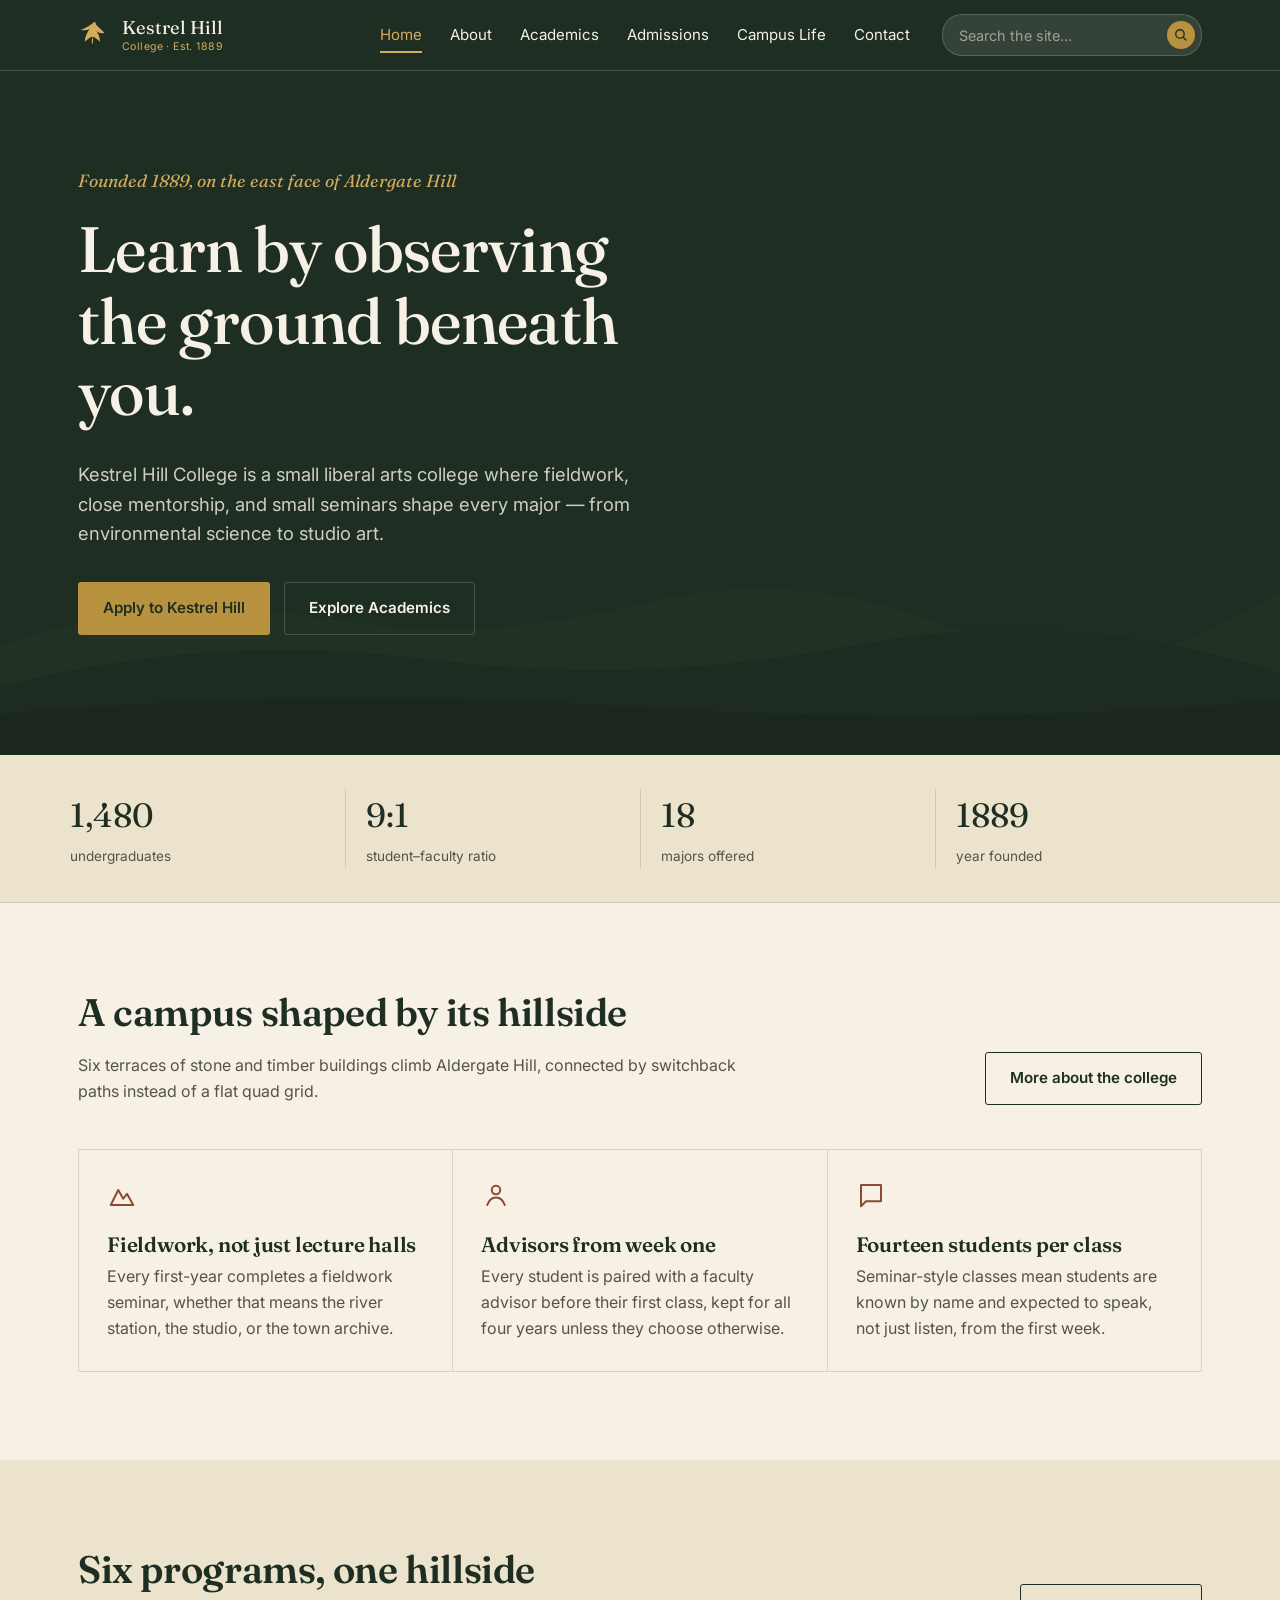
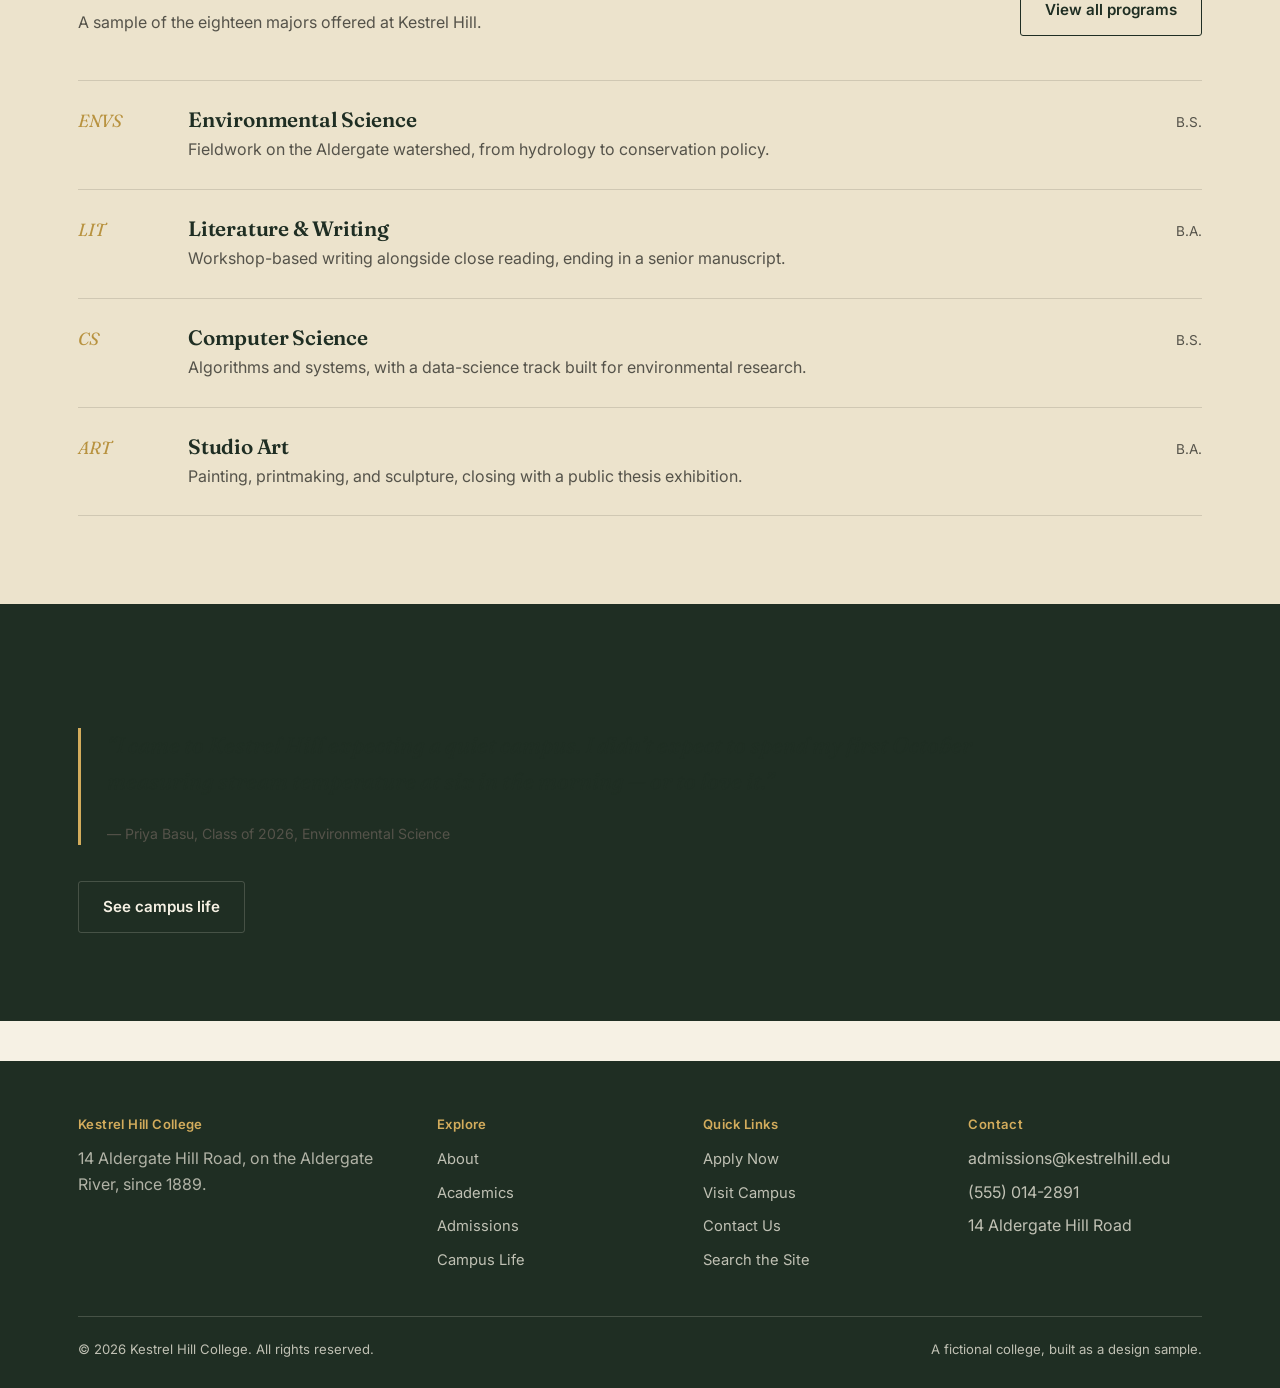
<file: index.html>
<!DOCTYPE html>
<html lang="en">
<head>
<meta charset="UTF-8">
<meta name="viewport" content="width=device-width, initial-scale=1.0">
<title>Kestrel Hill College</title>
<meta name="description" content="Kestrel Hill College is a small liberal arts college on a forested hillside above the Aldergate River, known for fieldwork-based learning and close mentorship.">
<link rel="preconnect" href="https://fonts.googleapis.com">
<link href="https://fonts.googleapis.com/css2?family=Fraunces:ital,wght@0,400;0,500;0,600;1,500&family=Inter:wght@400;500;600;700&display=swap" rel="stylesheet">
<link rel="stylesheet" href="css/styles.css">
</head>
<body>
<a class="skip-link" href="#main">Skip to content</a>

<header class="site-header">
  <div class="header-row">
    <a class="brand" href="index.html">
      <svg width="34" height="34" viewBox="0 0 40 40" fill="none" xmlns="http://www.w3.org/2000/svg" aria-hidden="true">
        <path d="M20 4C13 10 6 13 3 14c4 1 8 0.5 10.5-1C11 17 8 22 8 28c3-3 6.5-5.5 9-6-1 3-1 6.5 0 9 1-2.5 1-6 0-9 2.5 0.5 6 3 9 6 0-6-3-11-5.5-15C23 18 27 18.5 31 17.5 28 13 21 10 20 4Z" fill="#D3AC5C"/>
      </svg>
      <span class="brand-text">Kestrel Hill<span class="est">College &middot; Est. 1889</span></span>
    </a>

    <button class="nav-toggle" data-nav-toggle aria-expanded="false" aria-controls="main-nav">
      Menu
    </button>

    <nav class="main-nav" id="main-nav" data-main-nav aria-label="Primary">
      <a href="index.html" aria-current="page">Home</a>
      <a href="about.html">About</a>
      <a href="academics.html">Academics</a>
      <a href="admissions.html">Admissions</a>
      <a href="campus-life.html">Campus Life</a>
      <a href="contact.html">Contact</a>
    </nav>

    <div class="site-search">
      <form data-search-form role="search" action="search-results.html">
        <label class="visually-hidden" for="hdr-search">Search the site</label>
        <input id="hdr-search" type="search" name="q" placeholder="Search the site&hellip;" autocomplete="off">
        <button type="submit" aria-label="Search">
          <svg width="14" height="14" viewBox="0 0 20 20" fill="none" xmlns="http://www.w3.org/2000/svg"><circle cx="8.5" cy="8.5" r="6" stroke="#1F2E23" stroke-width="2"/><path d="M17 17L13.5 13.5" stroke="#1F2E23" stroke-width="2" stroke-linecap="round"/></svg>
        </button>
      </form>
      <div class="search-results-panel" data-search-panel role="listbox" aria-label="Search suggestions"></div>
    </div>
  </div>
</header>

<main id="main">

  <section class="hero">
    <svg class="contour-art" viewBox="0 0 1200 500" preserveAspectRatio="none" aria-hidden="true">
      <path d="M0 420 Q150 380 300 400 T600 390 T900 410 T1200 380 V500 H0 Z" fill="#243425"/>
      <path d="M0 450 Q200 410 400 430 T800 420 T1200 440 V500 H0 Z" fill="#1c2a1f"/>
      <path d="M0 470 Q300 450 600 465 T1200 460 V500 H0 Z" fill="#16211a"/>
    </svg>
    <div class="hero-inner">
      <p class="hero-eyebrow">Founded 1889, on the east face of Aldergate Hill</p>
      <h1>Learn by observing the ground beneath you.</h1>
      <p class="hero-lede">Kestrel Hill College is a small liberal arts college where fieldwork, close mentorship, and small seminars shape every major &mdash; from environmental science to studio art.</p>
      <div class="hero-actions">
        <a class="btn btn-gold" href="admissions.html">Apply to Kestrel Hill</a>
        <a class="btn btn-outline" href="academics.html">Explore Academics</a>
      </div>
    </div>
  </section>

  <div class="stat-strip">
    <div class="container stat-grid">
      <div><span class="stat-num">1,480</span><span class="stat-label">undergraduates</span></div>
      <div><span class="stat-num">9:1</span><span class="stat-label">student&ndash;faculty ratio</span></div>
      <div><span class="stat-num">18</span><span class="stat-label">majors offered</span></div>
      <div><span class="stat-num">1889</span><span class="stat-label">year founded</span></div>
    </div>
  </div>

  <section class="section">
    <div class="container">
      <div class="section-head">
        <div>
          <h2>A campus shaped by its hillside</h2>
          <p>Six terraces of stone and timber buildings climb Aldergate Hill, connected by switchback paths instead of a flat quad grid.</p>
        </div>
        <a class="btn btn-dark-outline" href="about.html">More about the college</a>
      </div>

      <div class="card-grid">
        <div class="card">
          <div class="card-icon" aria-hidden="true">
            <svg width="30" height="30" viewBox="0 0 24 24" fill="none"><path d="M3 20L9 8l4 7 3-4 5 9H3Z" stroke="#8C4A2F" stroke-width="1.6" stroke-linejoin="round"/></svg>
          </div>
          <h3>Fieldwork, not just lecture halls</h3>
          <p>Every first-year completes a fieldwork seminar, whether that means the river station, the studio, or the town archive.</p>
        </div>
        <div class="card">
          <div class="card-icon" aria-hidden="true">
            <svg width="30" height="30" viewBox="0 0 24 24" fill="none"><circle cx="12" cy="8" r="3.4" stroke="#8C4A2F" stroke-width="1.6"/><path d="M5 20c1.5-4 4-6 7-6s5.5 2 7 6" stroke="#8C4A2F" stroke-width="1.6" stroke-linecap="round"/></svg>
          </div>
          <h3>Advisors from week one</h3>
          <p>Every student is paired with a faculty advisor before their first class, kept for all four years unless they choose otherwise.</p>
        </div>
        <div class="card">
          <div class="card-icon" aria-hidden="true">
            <svg width="30" height="30" viewBox="0 0 24 24" fill="none"><path d="M4 4h16v13H8l-4 4V4Z" stroke="#8C4A2F" stroke-width="1.6" stroke-linejoin="round"/></svg>
          </div>
          <h3>Fourteen students per class</h3>
          <p>Seminar-style classes mean students are known by name and expected to speak, not just listen, from the first week.</p>
        </div>
      </div>
    </div>
  </section>

  <section class="section section-alt">
    <div class="container">
      <div class="section-head">
        <div>
          <h2>Six programs, one hillside</h2>
          <p>A sample of the eighteen majors offered at Kestrel Hill.</p>
        </div>
        <a class="btn btn-dark-outline" href="academics.html">View all programs</a>
      </div>
      <div class="program-list">
        <div class="program">
          <span class="program-code">ENVS</span>
          <div><h3>Environmental Science</h3><p>Fieldwork on the Aldergate watershed, from hydrology to conservation policy.</p></div>
          <span class="program-degree">B.S.</span>
        </div>
        <div class="program">
          <span class="program-code">LIT</span>
          <div><h3>Literature &amp; Writing</h3><p>Workshop-based writing alongside close reading, ending in a senior manuscript.</p></div>
          <span class="program-degree">B.A.</span>
        </div>
        <div class="program">
          <span class="program-code">CS</span>
          <div><h3>Computer Science</h3><p>Algorithms and systems, with a data-science track built for environmental research.</p></div>
          <span class="program-degree">B.S.</span>
        </div>
        <div class="program">
          <span class="program-code">ART</span>
          <div><h3>Studio Art</h3><p>Painting, printmaking, and sculpture, closing with a public thesis exhibition.</p></div>
          <span class="program-degree">B.A.</span>
        </div>
      </div>
    </div>
  </section>

  <section class="section section-dark">
    <div class="container">
      <div class="quote-block" style="border-color:#D3AC5C;">
        <p>&ldquo;I came to Kestrel Hill expecting a quiet campus. I didn&rsquo;t expect to spend my first October measuring stream temperature at six in the morning &mdash; or to love it.&rdquo;</p>
        <cite>&mdash; Priya Basu, Class of 2026, Environmental Science</cite>
      </div>
      <a class="btn btn-outline" href="campus-life.html">See campus life</a>
    </div>
  </section>

</main>

<footer class="site-footer">
  <div class="container">
    <div class="footer-grid">
      <div class="footer-brand">
        <h4>Kestrel Hill College</h4>
        <p>14 Aldergate Hill Road, on the Aldergate River, since 1889.</p>
      </div>
      <div>
        <h4>Explore</h4>
        <ul>
          <li><a href="about.html">About</a></li>
          <li><a href="academics.html">Academics</a></li>
          <li><a href="admissions.html">Admissions</a></li>
          <li><a href="campus-life.html">Campus Life</a></li>
        </ul>
      </div>
      <div>
        <h4>Quick Links</h4>
        <ul>
          <li><a href="admissions.html#apply">Apply Now</a></li>
          <li><a href="admissions.html#visit">Visit Campus</a></li>
          <li><a href="contact.html">Contact Us</a></li>
          <li><a href="search-results.html">Search the Site</a></li>
        </ul>
      </div>
      <div>
        <h4>Contact</h4>
        <ul>
          <li>admissions@kestrelhill.edu</li>
          <li>(555) 014-2891</li>
          <li>14 Aldergate Hill Road</li>
        </ul>
      </div>
    </div>
    <div class="footer-bottom">
      <span>&copy; <span data-year>2026</span> Kestrel Hill College. All rights reserved.</span>
      <span>A fictional college, built as a design sample.</span>
    </div>
  </div>
</footer>

<script src="js/search-data.js"></script>
<script src="js/search.js"></script>
<script src="js/main.js"></script>
</body>
</html>
</file>
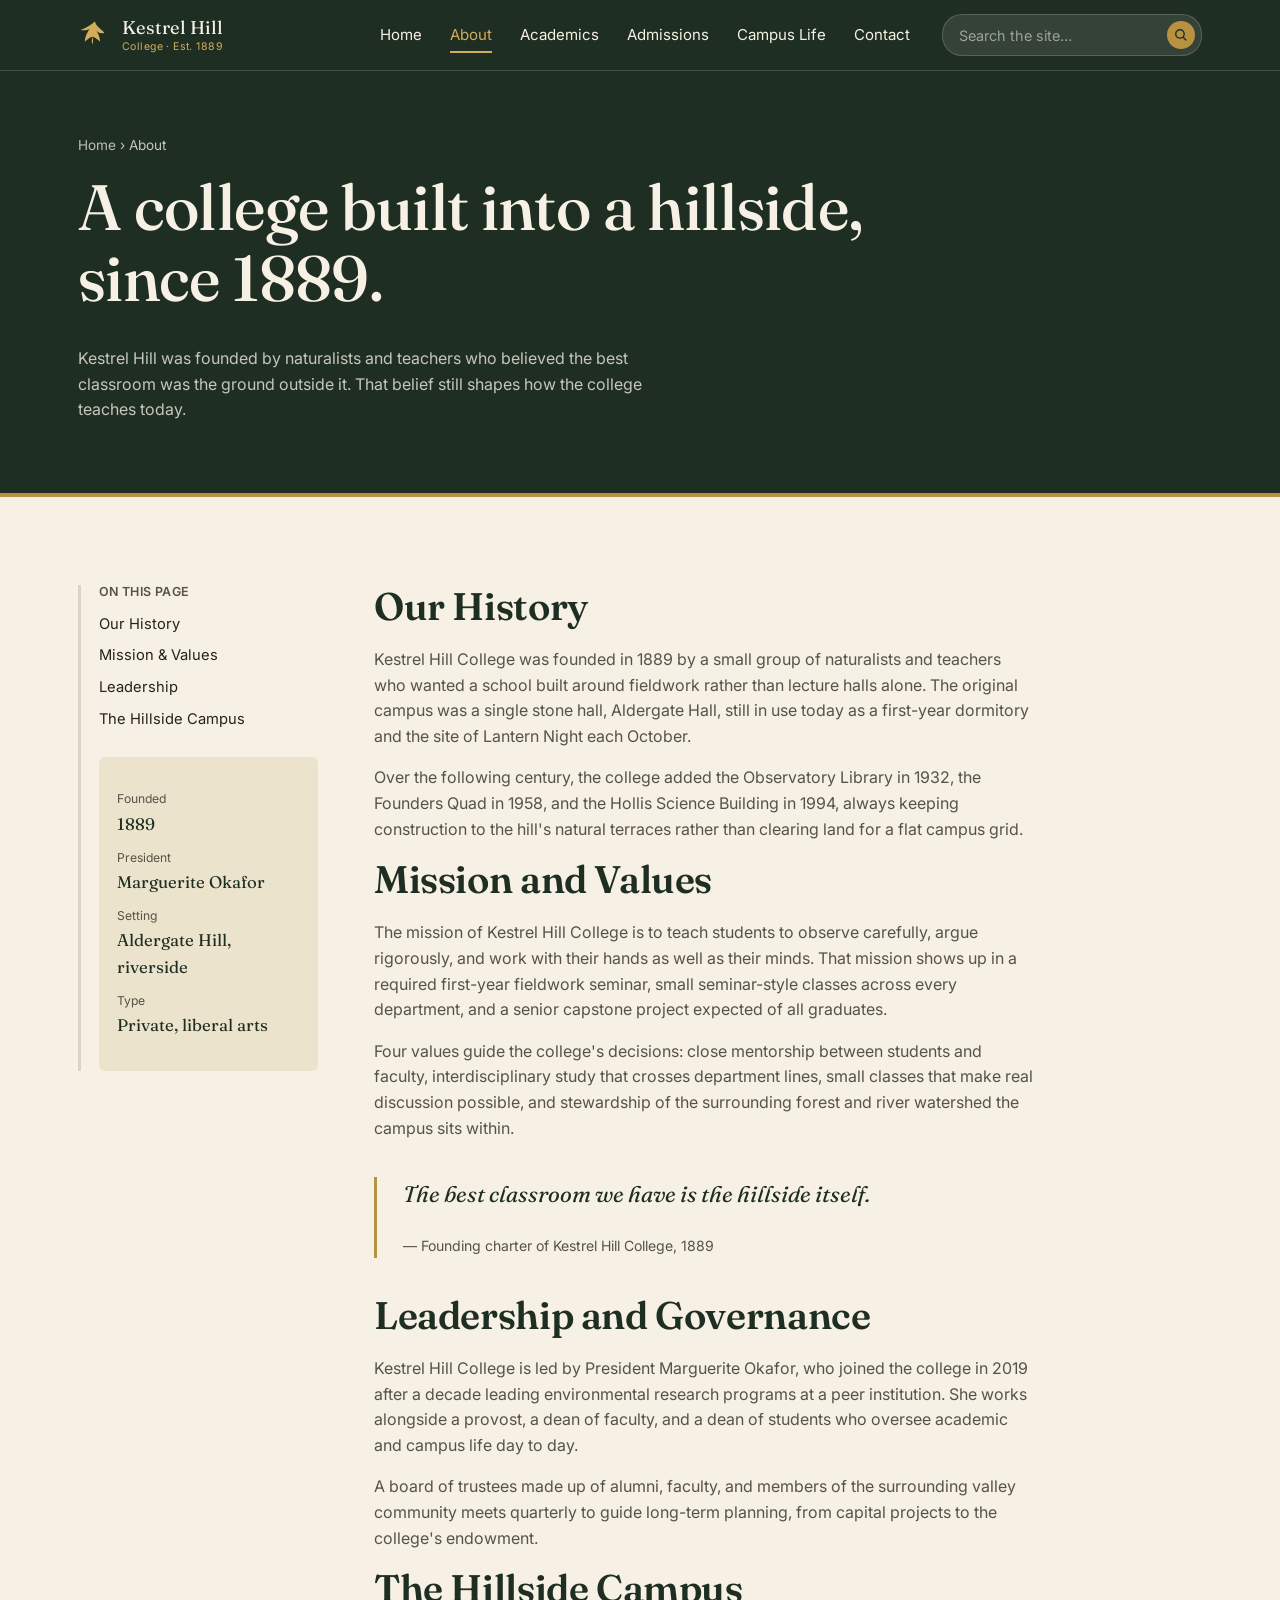
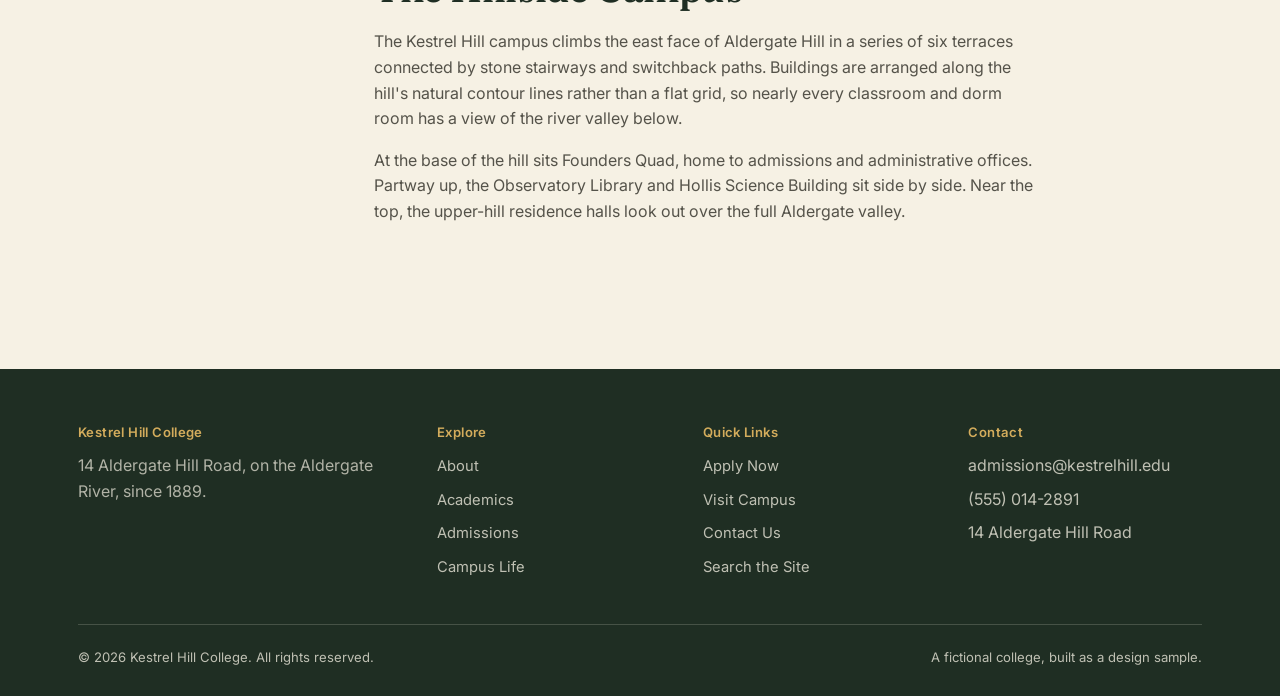
<file: about.html>
<!DOCTYPE html>
<html lang="en">
<head>
<meta charset="UTF-8">
<meta name="viewport" content="width=device-width, initial-scale=1.0">
<title>About &mdash; Kestrel Hill College</title>
<meta name="description" content="The history, mission, leadership, and hillside campus of Kestrel Hill College, founded in 1889.">
<link rel="preconnect" href="https://fonts.googleapis.com">
<link href="https://fonts.googleapis.com/css2?family=Fraunces:ital,wght@0,400;0,500;0,600;1,500&family=Inter:wght@400;500;600;700&display=swap" rel="stylesheet">
<link rel="stylesheet" href="css/styles.css">
</head>
<body>
<a class="skip-link" href="#main">Skip to content</a>

<header class="site-header">
  <div class="header-row">
    <a class="brand" href="index.html">
      <svg width="34" height="34" viewBox="0 0 40 40" fill="none" xmlns="http://www.w3.org/2000/svg" aria-hidden="true">
        <path d="M20 4C13 10 6 13 3 14c4 1 8 0.5 10.5-1C11 17 8 22 8 28c3-3 6.5-5.5 9-6-1 3-1 6.5 0 9 1-2.5 1-6 0-9 2.5 0.5 6 3 9 6 0-6-3-11-5.5-15C23 18 27 18.5 31 17.5 28 13 21 10 20 4Z" fill="#D3AC5C"/>
      </svg>
      <span class="brand-text">Kestrel Hill<span class="est">College &middot; Est. 1889</span></span>
    </a>
    <button class="nav-toggle" data-nav-toggle aria-expanded="false" aria-controls="main-nav">Menu</button>
    <nav class="main-nav" id="main-nav" data-main-nav aria-label="Primary">
      <a href="index.html">Home</a>
      <a href="about.html" aria-current="page">About</a>
      <a href="academics.html">Academics</a>
      <a href="admissions.html">Admissions</a>
      <a href="campus-life.html">Campus Life</a>
      <a href="contact.html">Contact</a>
    </nav>
    <div class="site-search">
      <form data-search-form role="search" action="search-results.html">
        <label class="visually-hidden" for="hdr-search">Search the site</label>
        <input id="hdr-search" type="search" name="q" placeholder="Search the site&hellip;" autocomplete="off">
        <button type="submit" aria-label="Search">
          <svg width="14" height="14" viewBox="0 0 20 20" fill="none" xmlns="http://www.w3.org/2000/svg"><circle cx="8.5" cy="8.5" r="6" stroke="#1F2E23" stroke-width="2"/><path d="M17 17L13.5 13.5" stroke="#1F2E23" stroke-width="2" stroke-linecap="round"/></svg>
        </button>
      </form>
      <div class="search-results-panel" data-search-panel role="listbox" aria-label="Search suggestions"></div>
    </div>
  </div>
</header>

<main id="main">
  <div class="page-hero">
    <div class="container">
      <p class="breadcrumb"><a href="index.html">Home</a> &rsaquo; About</p>
      <h1>A college built into a hillside, since 1889.</h1>
      <p>Kestrel Hill was founded by naturalists and teachers who believed the best classroom was the ground outside it. That belief still shapes how the college teaches today.</p>
    </div>
  </div>

  <section class="section">
    <div class="container layout-rail">
      <aside class="rail">
        <h4>ON THIS PAGE</h4>
        <ul>
          <li><a href="#history">Our History</a></li>
          <li><a href="#mission">Mission &amp; Values</a></li>
          <li><a href="#leadership">Leadership</a></li>
          <li><a href="#campus">The Hillside Campus</a></li>
        </ul>
        <div class="fact-box">
          <dl>
            <dt>Founded</dt><dd>1889</dd>
            <dt>President</dt><dd>Marguerite Okafor</dd>
            <dt>Setting</dt><dd>Aldergate Hill, riverside</dd>
            <dt>Type</dt><dd>Private, liberal arts</dd>
          </dl>
        </div>
      </aside>

      <div>
        <h2 id="history">Our History</h2>
        <p>Kestrel Hill College was founded in 1889 by a small group of naturalists and teachers who wanted a school built around fieldwork rather than lecture halls alone. The original campus was a single stone hall, Aldergate Hall, still in use today as a first-year dormitory and the site of Lantern Night each October.</p>
        <p>Over the following century, the college added the Observatory Library in 1932, the Founders Quad in 1958, and the Hollis Science Building in 1994, always keeping construction to the hill's natural terraces rather than clearing land for a flat campus grid.</p>

        <h2 id="mission">Mission and Values</h2>
        <p>The mission of Kestrel Hill College is to teach students to observe carefully, argue rigorously, and work with their hands as well as their minds. That mission shows up in a required first-year fieldwork seminar, small seminar-style classes across every department, and a senior capstone project expected of all graduates.</p>
        <p>Four values guide the college's decisions: close mentorship between students and faculty, interdisciplinary study that crosses department lines, small classes that make real discussion possible, and stewardship of the surrounding forest and river watershed the campus sits within.</p>

        <div class="quote-block">
          <p>The best classroom we have is the hillside itself.</p>
          <cite>&mdash; Founding charter of Kestrel Hill College, 1889</cite>
        </div>

        <h2 id="leadership">Leadership and Governance</h2>
        <p>Kestrel Hill College is led by President Marguerite Okafor, who joined the college in 2019 after a decade leading environmental research programs at a peer institution. She works alongside a provost, a dean of faculty, and a dean of students who oversee academic and campus life day to day.</p>
        <p>A board of trustees made up of alumni, faculty, and members of the surrounding valley community meets quarterly to guide long-term planning, from capital projects to the college's endowment.</p>

        <h2 id="campus">The Hillside Campus</h2>
        <p>The Kestrel Hill campus climbs the east face of Aldergate Hill in a series of six terraces connected by stone stairways and switchback paths. Buildings are arranged along the hill's natural contour lines rather than a flat grid, so nearly every classroom and dorm room has a view of the river valley below.</p>
        <p>At the base of the hill sits Founders Quad, home to admissions and administrative offices. Partway up, the Observatory Library and Hollis Science Building sit side by side. Near the top, the upper-hill residence halls look out over the full Aldergate valley.</p>
      </div>
    </div>
  </section>
</main>

<footer class="site-footer">
  <div class="container">
    <div class="footer-grid">
      <div class="footer-brand">
        <h4>Kestrel Hill College</h4>
        <p>14 Aldergate Hill Road, on the Aldergate River, since 1889.</p>
      </div>
      <div>
        <h4>Explore</h4>
        <ul>
          <li><a href="about.html">About</a></li>
          <li><a href="academics.html">Academics</a></li>
          <li><a href="admissions.html">Admissions</a></li>
          <li><a href="campus-life.html">Campus Life</a></li>
        </ul>
      </div>
      <div>
        <h4>Quick Links</h4>
        <ul>
          <li><a href="admissions.html#apply">Apply Now</a></li>
          <li><a href="admissions.html#visit">Visit Campus</a></li>
          <li><a href="contact.html">Contact Us</a></li>
          <li><a href="search-results.html">Search the Site</a></li>
        </ul>
      </div>
      <div>
        <h4>Contact</h4>
        <ul>
          <li>admissions@kestrelhill.edu</li>
          <li>(555) 014-2891</li>
          <li>14 Aldergate Hill Road</li>
        </ul>
      </div>
    </div>
    <div class="footer-bottom">
      <span>&copy; <span data-year>2026</span> Kestrel Hill College. All rights reserved.</span>
      <span>A fictional college, built as a design sample.</span>
    </div>
  </div>
</footer>

<script src="js/search-data.js"></script>
<script src="js/search.js"></script>
<script src="js/main.js"></script>
</body>
</html>
</file>
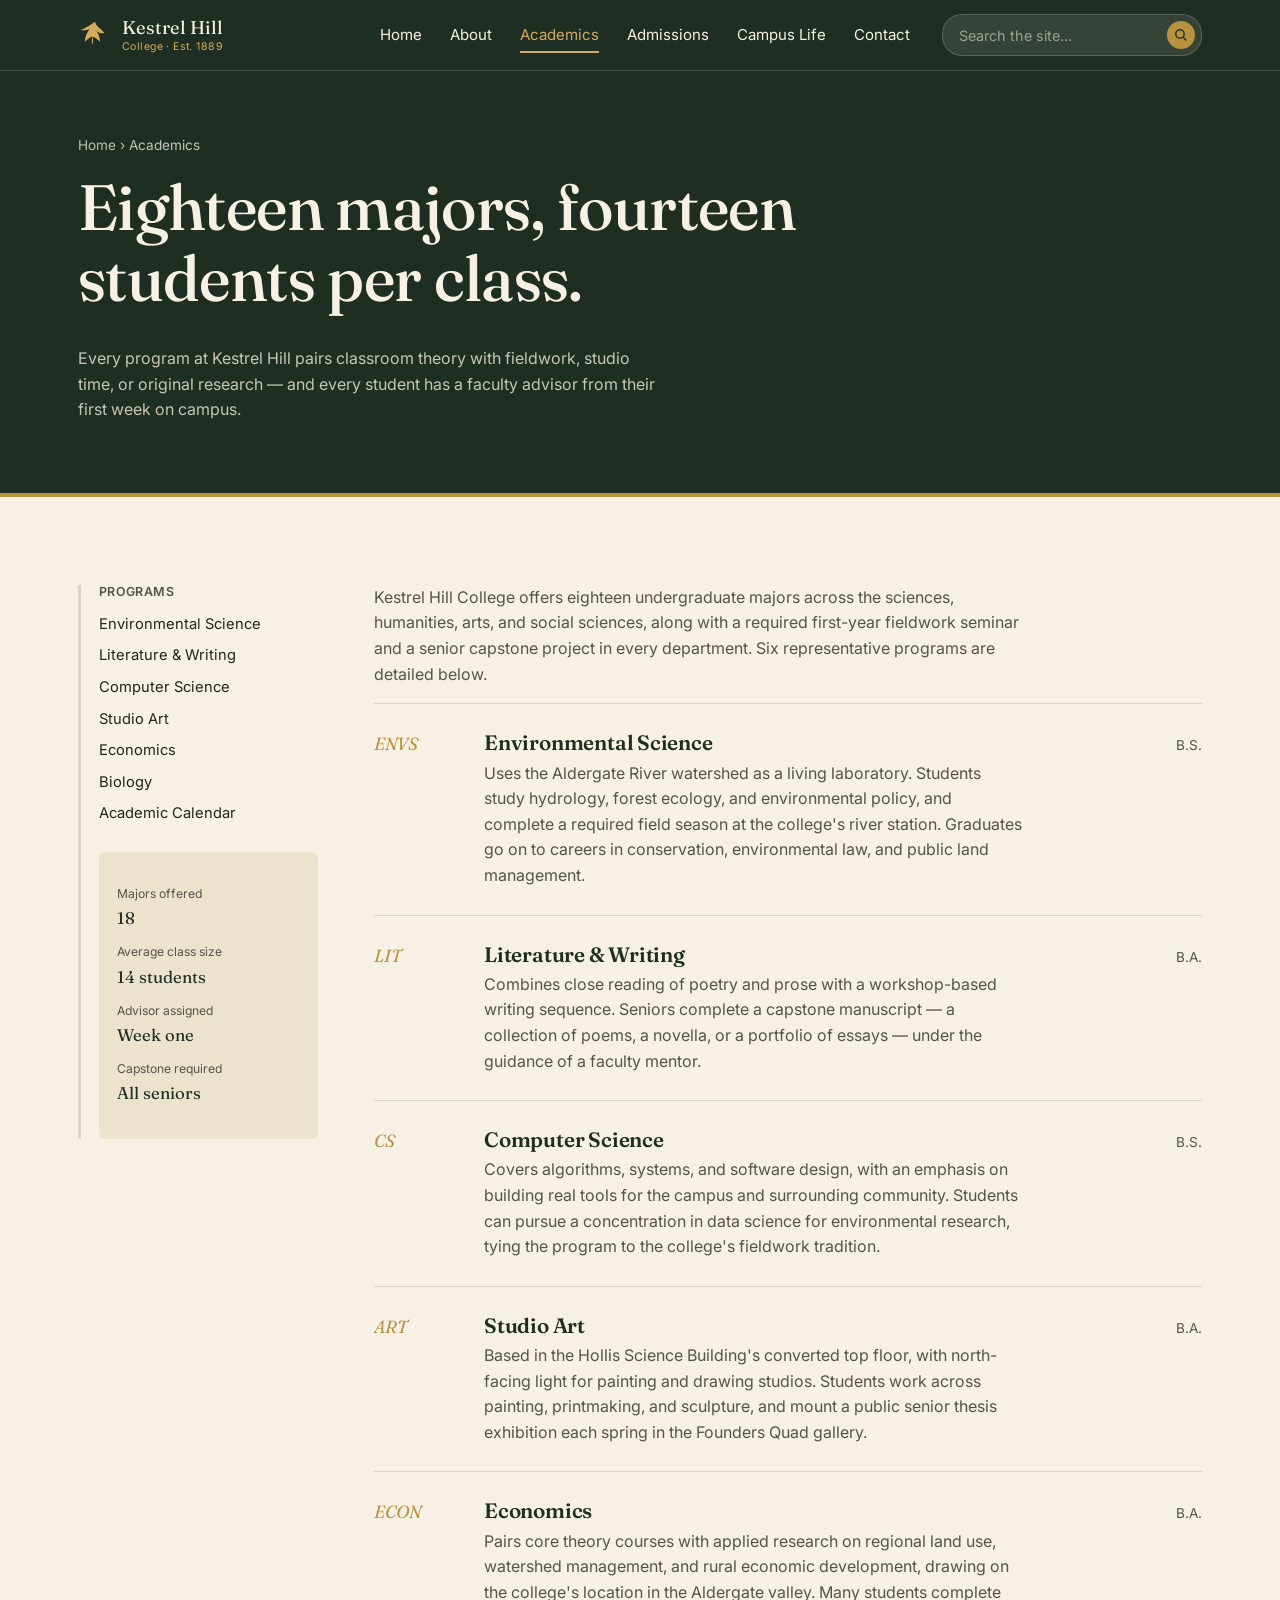
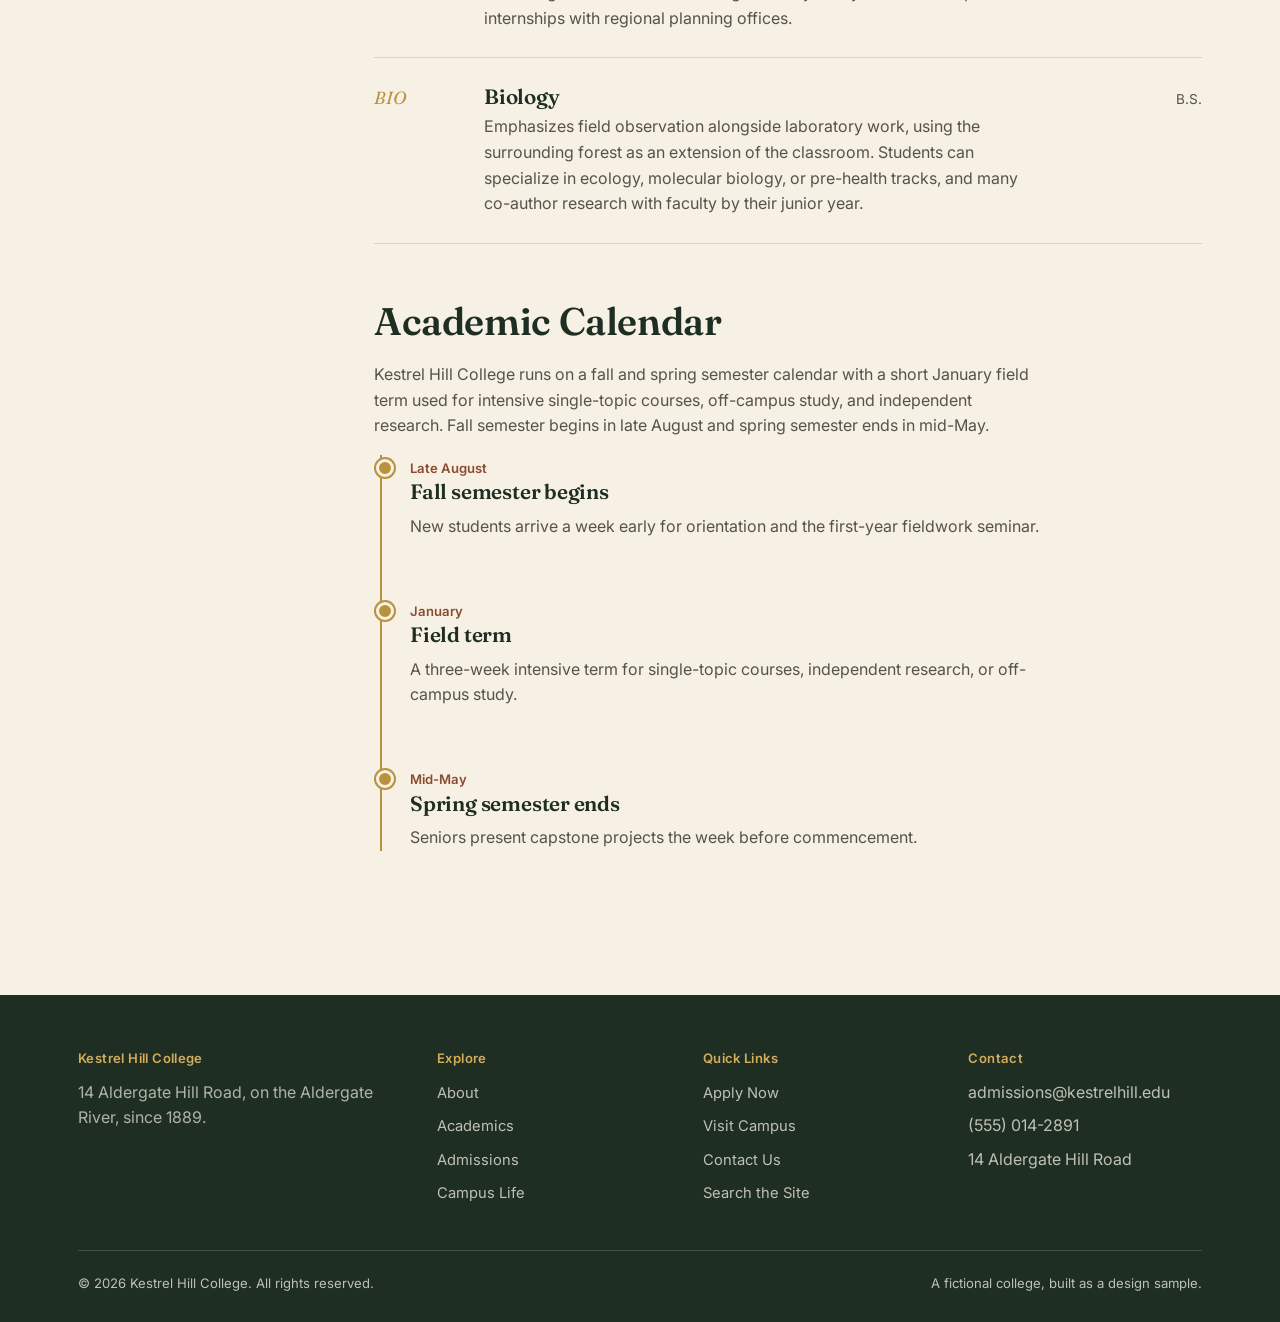
<file: academics.html>
<!DOCTYPE html>
<html lang="en">
<head>
<meta charset="UTF-8">
<meta name="viewport" content="width=device-width, initial-scale=1.0">
<title>Academics &mdash; Kestrel Hill College</title>
<meta name="description" content="Eighteen undergraduate majors at Kestrel Hill College, from Environmental Science to Studio Art, taught in small seminar classes.">
<link rel="preconnect" href="https://fonts.googleapis.com">
<link href="https://fonts.googleapis.com/css2?family=Fraunces:ital,wght@0,400;0,500;0,600;1,500&family=Inter:wght@400;500;600;700&display=swap" rel="stylesheet">
<link rel="stylesheet" href="css/styles.css">
</head>
<body>
<a class="skip-link" href="#main">Skip to content</a>

<header class="site-header">
  <div class="header-row">
    <a class="brand" href="index.html">
      <svg width="34" height="34" viewBox="0 0 40 40" fill="none" xmlns="http://www.w3.org/2000/svg" aria-hidden="true">
        <path d="M20 4C13 10 6 13 3 14c4 1 8 0.5 10.5-1C11 17 8 22 8 28c3-3 6.5-5.5 9-6-1 3-1 6.5 0 9 1-2.5 1-6 0-9 2.5 0.5 6 3 9 6 0-6-3-11-5.5-15C23 18 27 18.5 31 17.5 28 13 21 10 20 4Z" fill="#D3AC5C"/>
      </svg>
      <span class="brand-text">Kestrel Hill<span class="est">College &middot; Est. 1889</span></span>
    </a>
    <button class="nav-toggle" data-nav-toggle aria-expanded="false" aria-controls="main-nav">Menu</button>
    <nav class="main-nav" id="main-nav" data-main-nav aria-label="Primary">
      <a href="index.html">Home</a>
      <a href="about.html">About</a>
      <a href="academics.html" aria-current="page">Academics</a>
      <a href="admissions.html">Admissions</a>
      <a href="campus-life.html">Campus Life</a>
      <a href="contact.html">Contact</a>
    </nav>
    <div class="site-search">
      <form data-search-form role="search" action="search-results.html">
        <label class="visually-hidden" for="hdr-search">Search the site</label>
        <input id="hdr-search" type="search" name="q" placeholder="Search the site&hellip;" autocomplete="off">
        <button type="submit" aria-label="Search">
          <svg width="14" height="14" viewBox="0 0 20 20" fill="none" xmlns="http://www.w3.org/2000/svg"><circle cx="8.5" cy="8.5" r="6" stroke="#1F2E23" stroke-width="2"/><path d="M17 17L13.5 13.5" stroke="#1F2E23" stroke-width="2" stroke-linecap="round"/></svg>
        </button>
      </form>
      <div class="search-results-panel" data-search-panel role="listbox" aria-label="Search suggestions"></div>
    </div>
  </div>
</header>

<main id="main">
  <div class="page-hero">
    <div class="container">
      <p class="breadcrumb"><a href="index.html">Home</a> &rsaquo; Academics</p>
      <h1>Eighteen majors, fourteen students per class.</h1>
      <p>Every program at Kestrel Hill pairs classroom theory with fieldwork, studio time, or original research &mdash; and every student has a faculty advisor from their first week on campus.</p>
    </div>
  </div>

  <section class="section">
    <div class="container layout-rail">
      <aside class="rail">
        <h4>PROGRAMS</h4>
        <ul>
          <li><a href="#envs">Environmental Science</a></li>
          <li><a href="#lit">Literature &amp; Writing</a></li>
          <li><a href="#cs">Computer Science</a></li>
          <li><a href="#art">Studio Art</a></li>
          <li><a href="#econ">Economics</a></li>
          <li><a href="#bio">Biology</a></li>
          <li><a href="#calendar">Academic Calendar</a></li>
        </ul>
        <div class="fact-box">
          <dl>
            <dt>Majors offered</dt><dd>18</dd>
            <dt>Average class size</dt><dd>14 students</dd>
            <dt>Advisor assigned</dt><dd>Week one</dd>
            <dt>Capstone required</dt><dd>All seniors</dd>
          </dl>
        </div>
      </aside>

      <div>
        <p>Kestrel Hill College offers eighteen undergraduate majors across the sciences, humanities, arts, and social sciences, along with a required first-year fieldwork seminar and a senior capstone project in every department. Six representative programs are detailed below.</p>

        <div class="program-list">
          <div class="program" id="envs">
            <span class="program-code">ENVS</span>
            <div>
              <h3>Environmental Science</h3>
              <p>Uses the Aldergate River watershed as a living laboratory. Students study hydrology, forest ecology, and environmental policy, and complete a required field season at the college's river station. Graduates go on to careers in conservation, environmental law, and public land management.</p>
            </div>
            <span class="program-degree">B.S.</span>
          </div>

          <div class="program" id="lit">
            <span class="program-code">LIT</span>
            <div>
              <h3>Literature &amp; Writing</h3>
              <p>Combines close reading of poetry and prose with a workshop-based writing sequence. Seniors complete a capstone manuscript &mdash; a collection of poems, a novella, or a portfolio of essays &mdash; under the guidance of a faculty mentor.</p>
            </div>
            <span class="program-degree">B.A.</span>
          </div>

          <div class="program" id="cs">
            <span class="program-code">CS</span>
            <div>
              <h3>Computer Science</h3>
              <p>Covers algorithms, systems, and software design, with an emphasis on building real tools for the campus and surrounding community. Students can pursue a concentration in data science for environmental research, tying the program to the college's fieldwork tradition.</p>
            </div>
            <span class="program-degree">B.S.</span>
          </div>

          <div class="program" id="art">
            <span class="program-code">ART</span>
            <div>
              <h3>Studio Art</h3>
              <p>Based in the Hollis Science Building's converted top floor, with north-facing light for painting and drawing studios. Students work across painting, printmaking, and sculpture, and mount a public senior thesis exhibition each spring in the Founders Quad gallery.</p>
            </div>
            <span class="program-degree">B.A.</span>
          </div>

          <div class="program" id="econ">
            <span class="program-code">ECON</span>
            <div>
              <h3>Economics</h3>
              <p>Pairs core theory courses with applied research on regional land use, watershed management, and rural economic development, drawing on the college's location in the Aldergate valley. Many students complete internships with regional planning offices.</p>
            </div>
            <span class="program-degree">B.A.</span>
          </div>

          <div class="program" id="bio">
            <span class="program-code">BIO</span>
            <div>
              <h3>Biology</h3>
              <p>Emphasizes field observation alongside laboratory work, using the surrounding forest as an extension of the classroom. Students can specialize in ecology, molecular biology, or pre-health tracks, and many co-author research with faculty by their junior year.</p>
            </div>
            <span class="program-degree">B.S.</span>
          </div>
        </div>

        <h2 id="calendar" style="margin-top:56px;">Academic Calendar</h2>
        <p>Kestrel Hill College runs on a fall and spring semester calendar with a short January field term used for intensive single-topic courses, off-campus study, and independent research. Fall semester begins in late August and spring semester ends in mid-May.</p>

        <div class="timeline">
          <div class="timeline-step">
            <span class="timeline-date">Late August</span>
            <h3>Fall semester begins</h3>
            <p>New students arrive a week early for orientation and the first-year fieldwork seminar.</p>
          </div>
          <div class="timeline-step">
            <span class="timeline-date">January</span>
            <h3>Field term</h3>
            <p>A three-week intensive term for single-topic courses, independent research, or off-campus study.</p>
          </div>
          <div class="timeline-step">
            <span class="timeline-date">Mid-May</span>
            <h3>Spring semester ends</h3>
            <p>Seniors present capstone projects the week before commencement.</p>
          </div>
        </div>
      </div>
    </div>
  </section>
</main>

<footer class="site-footer">
  <div class="container">
    <div class="footer-grid">
      <div class="footer-brand">
        <h4>Kestrel Hill College</h4>
        <p>14 Aldergate Hill Road, on the Aldergate River, since 1889.</p>
      </div>
      <div>
        <h4>Explore</h4>
        <ul>
          <li><a href="about.html">About</a></li>
          <li><a href="academics.html">Academics</a></li>
          <li><a href="admissions.html">Admissions</a></li>
          <li><a href="campus-life.html">Campus Life</a></li>
        </ul>
      </div>
      <div>
        <h4>Quick Links</h4>
        <ul>
          <li><a href="admissions.html#apply">Apply Now</a></li>
          <li><a href="admissions.html#visit">Visit Campus</a></li>
          <li><a href="contact.html">Contact Us</a></li>
          <li><a href="search-results.html">Search the Site</a></li>
        </ul>
      </div>
      <div>
        <h4>Contact</h4>
        <ul>
          <li>admissions@kestrelhill.edu</li>
          <li>(555) 014-2891</li>
          <li>14 Aldergate Hill Road</li>
        </ul>
      </div>
    </div>
    <div class="footer-bottom">
      <span>&copy; <span data-year>2026</span> Kestrel Hill College. All rights reserved.</span>
      <span>A fictional college, built as a design sample.</span>
    </div>
  </div>
</footer>

<script src="js/search-data.js"></script>
<script src="js/search.js"></script>
<script src="js/main.js"></script>
</body>
</html>
</file>
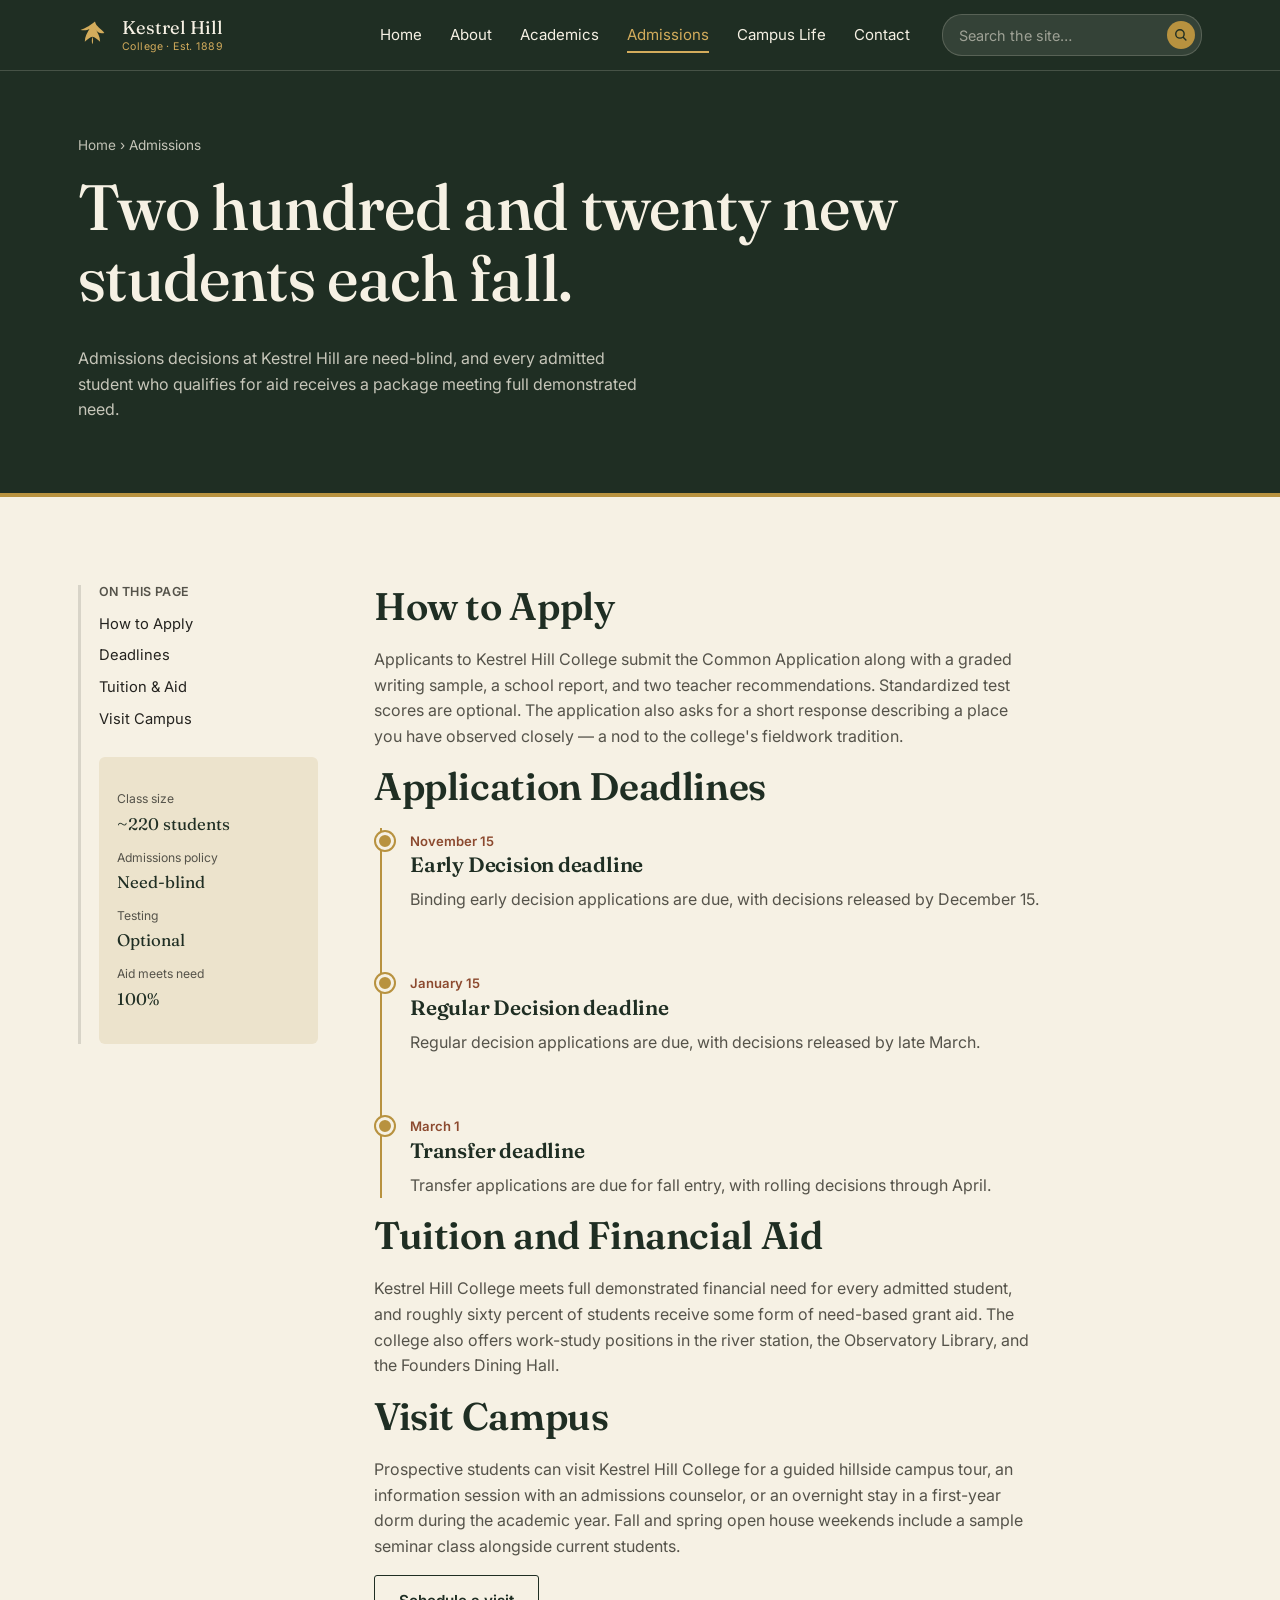
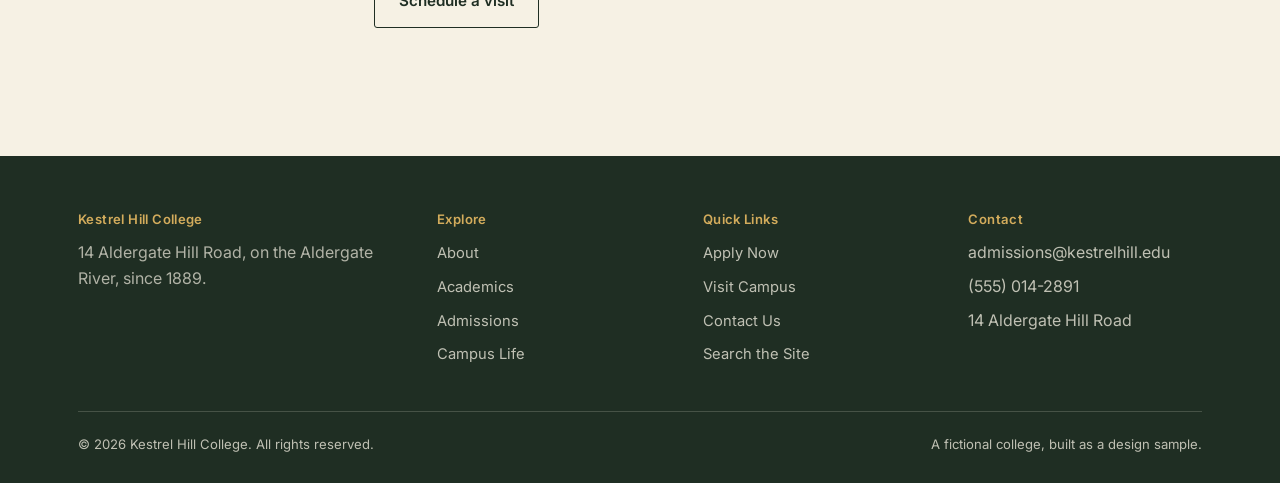
<file: admissions.html>
<!DOCTYPE html>
<html lang="en">
<head>
<meta charset="UTF-8">
<meta name="viewport" content="width=device-width, initial-scale=1.0">
<title>Admissions &mdash; Kestrel Hill College</title>
<meta name="description" content="How to apply to Kestrel Hill College, application deadlines, financial aid, and campus visit options.">
<link rel="preconnect" href="https://fonts.googleapis.com">
<link href="https://fonts.googleapis.com/css2?family=Fraunces:ital,wght@0,400;0,500;0,600;1,500&family=Inter:wght@400;500;600;700&display=swap" rel="stylesheet">
<link rel="stylesheet" href="css/styles.css">
</head>
<body>
<a class="skip-link" href="#main">Skip to content</a>

<header class="site-header">
  <div class="header-row">
    <a class="brand" href="index.html">
      <svg width="34" height="34" viewBox="0 0 40 40" fill="none" xmlns="http://www.w3.org/2000/svg" aria-hidden="true">
        <path d="M20 4C13 10 6 13 3 14c4 1 8 0.5 10.5-1C11 17 8 22 8 28c3-3 6.5-5.5 9-6-1 3-1 6.5 0 9 1-2.5 1-6 0-9 2.5 0.5 6 3 9 6 0-6-3-11-5.5-15C23 18 27 18.5 31 17.5 28 13 21 10 20 4Z" fill="#D3AC5C"/>
      </svg>
      <span class="brand-text">Kestrel Hill<span class="est">College &middot; Est. 1889</span></span>
    </a>
    <button class="nav-toggle" data-nav-toggle aria-expanded="false" aria-controls="main-nav">Menu</button>
    <nav class="main-nav" id="main-nav" data-main-nav aria-label="Primary">
      <a href="index.html">Home</a>
      <a href="about.html">About</a>
      <a href="academics.html">Academics</a>
      <a href="admissions.html" aria-current="page">Admissions</a>
      <a href="campus-life.html">Campus Life</a>
      <a href="contact.html">Contact</a>
    </nav>
    <div class="site-search">
      <form data-search-form role="search" action="search-results.html">
        <label class="visually-hidden" for="hdr-search">Search the site</label>
        <input id="hdr-search" type="search" name="q" placeholder="Search the site&hellip;" autocomplete="off">
        <button type="submit" aria-label="Search">
          <svg width="14" height="14" viewBox="0 0 20 20" fill="none" xmlns="http://www.w3.org/2000/svg"><circle cx="8.5" cy="8.5" r="6" stroke="#1F2E23" stroke-width="2"/><path d="M17 17L13.5 13.5" stroke="#1F2E23" stroke-width="2" stroke-linecap="round"/></svg>
        </button>
      </form>
      <div class="search-results-panel" data-search-panel role="listbox" aria-label="Search suggestions"></div>
    </div>
  </div>
</header>

<main id="main">
  <div class="page-hero">
    <div class="container">
      <p class="breadcrumb"><a href="index.html">Home</a> &rsaquo; Admissions</p>
      <h1>Two hundred and twenty new students each fall.</h1>
      <p>Admissions decisions at Kestrel Hill are need-blind, and every admitted student who qualifies for aid receives a package meeting full demonstrated need.</p>
    </div>
  </div>

  <section class="section">
    <div class="container layout-rail">
      <aside class="rail">
        <h4>ON THIS PAGE</h4>
        <ul>
          <li><a href="#apply">How to Apply</a></li>
          <li><a href="#dates">Deadlines</a></li>
          <li><a href="#cost">Tuition &amp; Aid</a></li>
          <li><a href="#visit">Visit Campus</a></li>
        </ul>
        <div class="fact-box">
          <dl>
            <dt>Class size</dt><dd>~220 students</dd>
            <dt>Admissions policy</dt><dd>Need-blind</dd>
            <dt>Testing</dt><dd>Optional</dd>
            <dt>Aid meets need</dt><dd>100%</dd>
          </dl>
        </div>
      </aside>

      <div>
        <h2 id="apply">How to Apply</h2>
        <p>Applicants to Kestrel Hill College submit the Common Application along with a graded writing sample, a school report, and two teacher recommendations. Standardized test scores are optional. The application also asks for a short response describing a place you have observed closely &mdash; a nod to the college's fieldwork tradition.</p>

        <h2 id="dates">Application Deadlines</h2>
        <div class="timeline">
          <div class="timeline-step">
            <span class="timeline-date">November 15</span>
            <h3>Early Decision deadline</h3>
            <p>Binding early decision applications are due, with decisions released by December 15.</p>
          </div>
          <div class="timeline-step">
            <span class="timeline-date">January 15</span>
            <h3>Regular Decision deadline</h3>
            <p>Regular decision applications are due, with decisions released by late March.</p>
          </div>
          <div class="timeline-step">
            <span class="timeline-date">March 1</span>
            <h3>Transfer deadline</h3>
            <p>Transfer applications are due for fall entry, with rolling decisions through April.</p>
          </div>
        </div>

        <h2 id="cost">Tuition and Financial Aid</h2>
        <p>Kestrel Hill College meets full demonstrated financial need for every admitted student, and roughly sixty percent of students receive some form of need-based grant aid. The college also offers work-study positions in the river station, the Observatory Library, and the Founders Dining Hall.</p>

        <h2 id="visit">Visit Campus</h2>
        <p>Prospective students can visit Kestrel Hill College for a guided hillside campus tour, an information session with an admissions counselor, or an overnight stay in a first-year dorm during the academic year. Fall and spring open house weekends include a sample seminar class alongside current students.</p>
        <a class="btn btn-dark-outline" href="contact.html">Schedule a visit</a>
      </div>
    </div>
  </section>
</main>

<footer class="site-footer">
  <div class="container">
    <div class="footer-grid">
      <div class="footer-brand">
        <h4>Kestrel Hill College</h4>
        <p>14 Aldergate Hill Road, on the Aldergate River, since 1889.</p>
      </div>
      <div>
        <h4>Explore</h4>
        <ul>
          <li><a href="about.html">About</a></li>
          <li><a href="academics.html">Academics</a></li>
          <li><a href="admissions.html">Admissions</a></li>
          <li><a href="campus-life.html">Campus Life</a></li>
        </ul>
      </div>
      <div>
        <h4>Quick Links</h4>
        <ul>
          <li><a href="admissions.html#apply">Apply Now</a></li>
          <li><a href="admissions.html#visit">Visit Campus</a></li>
          <li><a href="contact.html">Contact Us</a></li>
          <li><a href="search-results.html">Search the Site</a></li>
        </ul>
      </div>
      <div>
        <h4>Contact</h4>
        <ul>
          <li>admissions@kestrelhill.edu</li>
          <li>(555) 014-2891</li>
          <li>14 Aldergate Hill Road</li>
        </ul>
      </div>
    </div>
    <div class="footer-bottom">
      <span>&copy; <span data-year>2026</span> Kestrel Hill College. All rights reserved.</span>
      <span>A fictional college, built as a design sample.</span>
    </div>
  </div>
</footer>

<script src="js/search-data.js"></script>
<script src="js/search.js"></script>
<script src="js/main.js"></script>
</body>
</html>
</file>
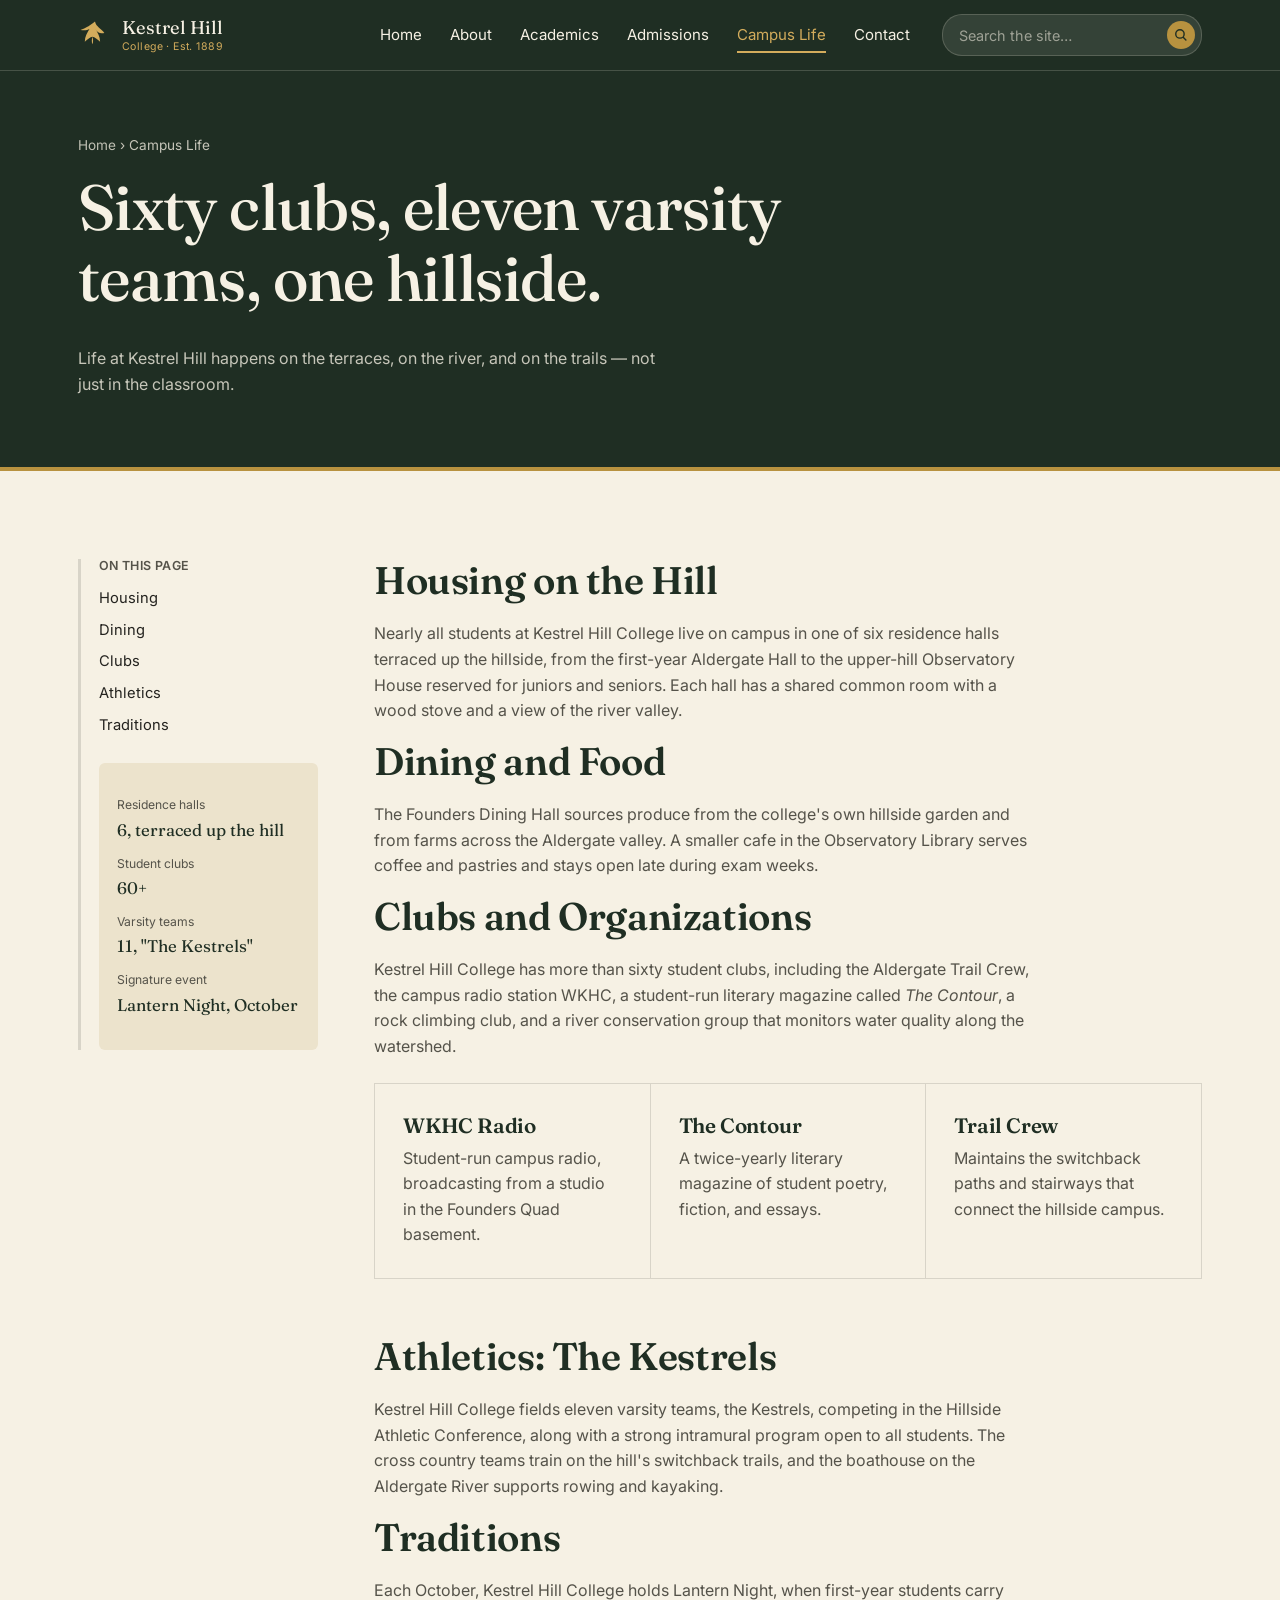
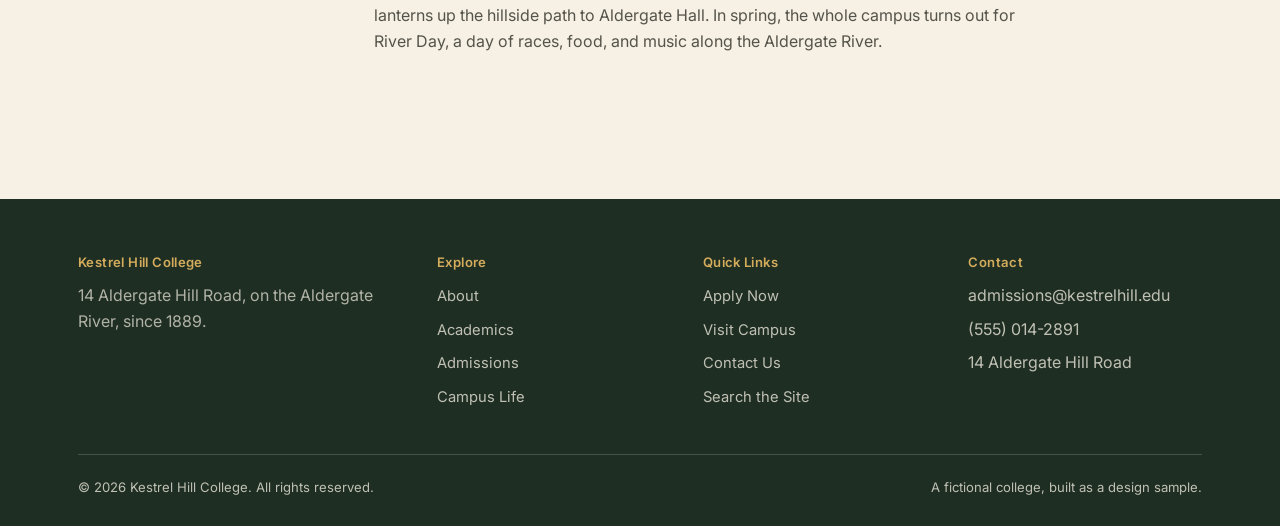
<file: campus-life.html>
<!DOCTYPE html>
<html lang="en">
<head>
<meta charset="UTF-8">
<meta name="viewport" content="width=device-width, initial-scale=1.0">
<title>Campus Life &mdash; Kestrel Hill College</title>
<meta name="description" content="Housing, dining, clubs, athletics, and traditions at Kestrel Hill College.">
<link rel="preconnect" href="https://fonts.googleapis.com">
<link href="https://fonts.googleapis.com/css2?family=Fraunces:ital,wght@0,400;0,500;0,600;1,500&family=Inter:wght@400;500;600;700&display=swap" rel="stylesheet">
<link rel="stylesheet" href="css/styles.css">
</head>
<body>
<a class="skip-link" href="#main">Skip to content</a>

<header class="site-header">
  <div class="header-row">
    <a class="brand" href="index.html">
      <svg width="34" height="34" viewBox="0 0 40 40" fill="none" xmlns="http://www.w3.org/2000/svg" aria-hidden="true">
        <path d="M20 4C13 10 6 13 3 14c4 1 8 0.5 10.5-1C11 17 8 22 8 28c3-3 6.5-5.5 9-6-1 3-1 6.5 0 9 1-2.5 1-6 0-9 2.5 0.5 6 3 9 6 0-6-3-11-5.5-15C23 18 27 18.5 31 17.5 28 13 21 10 20 4Z" fill="#D3AC5C"/>
      </svg>
      <span class="brand-text">Kestrel Hill<span class="est">College &middot; Est. 1889</span></span>
    </a>
    <button class="nav-toggle" data-nav-toggle aria-expanded="false" aria-controls="main-nav">Menu</button>
    <nav class="main-nav" id="main-nav" data-main-nav aria-label="Primary">
      <a href="index.html">Home</a>
      <a href="about.html">About</a>
      <a href="academics.html">Academics</a>
      <a href="admissions.html">Admissions</a>
      <a href="campus-life.html" aria-current="page">Campus Life</a>
      <a href="contact.html">Contact</a>
    </nav>
    <div class="site-search">
      <form data-search-form role="search" action="search-results.html">
        <label class="visually-hidden" for="hdr-search">Search the site</label>
        <input id="hdr-search" type="search" name="q" placeholder="Search the site&hellip;" autocomplete="off">
        <button type="submit" aria-label="Search">
          <svg width="14" height="14" viewBox="0 0 20 20" fill="none" xmlns="http://www.w3.org/2000/svg"><circle cx="8.5" cy="8.5" r="6" stroke="#1F2E23" stroke-width="2"/><path d="M17 17L13.5 13.5" stroke="#1F2E23" stroke-width="2" stroke-linecap="round"/></svg>
        </button>
      </form>
      <div class="search-results-panel" data-search-panel role="listbox" aria-label="Search suggestions"></div>
    </div>
  </div>
</header>

<main id="main">
  <div class="page-hero">
    <div class="container">
      <p class="breadcrumb"><a href="index.html">Home</a> &rsaquo; Campus Life</p>
      <h1>Sixty clubs, eleven varsity teams, one hillside.</h1>
      <p>Life at Kestrel Hill happens on the terraces, on the river, and on the trails &mdash; not just in the classroom.</p>
    </div>
  </div>

  <section class="section">
    <div class="container layout-rail">
      <aside class="rail">
        <h4>ON THIS PAGE</h4>
        <ul>
          <li><a href="#housing">Housing</a></li>
          <li><a href="#dining">Dining</a></li>
          <li><a href="#clubs">Clubs</a></li>
          <li><a href="#athletics">Athletics</a></li>
          <li><a href="#traditions">Traditions</a></li>
        </ul>
        <div class="fact-box">
          <dl>
            <dt>Residence halls</dt><dd>6, terraced up the hill</dd>
            <dt>Student clubs</dt><dd>60+</dd>
            <dt>Varsity teams</dt><dd>11, "The Kestrels"</dd>
            <dt>Signature event</dt><dd>Lantern Night, October</dd>
          </dl>
        </div>
      </aside>

      <div>
        <h2 id="housing">Housing on the Hill</h2>
        <p>Nearly all students at Kestrel Hill College live on campus in one of six residence halls terraced up the hillside, from the first-year Aldergate Hall to the upper-hill Observatory House reserved for juniors and seniors. Each hall has a shared common room with a wood stove and a view of the river valley.</p>

        <h2 id="dining">Dining and Food</h2>
        <p>The Founders Dining Hall sources produce from the college's own hillside garden and from farms across the Aldergate valley. A smaller cafe in the Observatory Library serves coffee and pastries and stays open late during exam weeks.</p>

        <h2 id="clubs">Clubs and Organizations</h2>
        <p>Kestrel Hill College has more than sixty student clubs, including the Aldergate Trail Crew, the campus radio station WKHC, a student-run literary magazine called <em>The Contour</em>, a rock climbing club, and a river conservation group that monitors water quality along the watershed.</p>

        <div class="card-grid" style="margin-top:24px;">
          <div class="card">
            <h3>WKHC Radio</h3>
            <p>Student-run campus radio, broadcasting from a studio in the Founders Quad basement.</p>
          </div>
          <div class="card">
            <h3>The Contour</h3>
            <p>A twice-yearly literary magazine of student poetry, fiction, and essays.</p>
          </div>
          <div class="card">
            <h3>Trail Crew</h3>
            <p>Maintains the switchback paths and stairways that connect the hillside campus.</p>
          </div>
        </div>

        <h2 id="athletics" style="margin-top:56px;">Athletics: The Kestrels</h2>
        <p>Kestrel Hill College fields eleven varsity teams, the Kestrels, competing in the Hillside Athletic Conference, along with a strong intramural program open to all students. The cross country teams train on the hill's switchback trails, and the boathouse on the Aldergate River supports rowing and kayaking.</p>

        <h2 id="traditions">Traditions</h2>
        <p>Each October, Kestrel Hill College holds Lantern Night, when first-year students carry lanterns up the hillside path to Aldergate Hall. In spring, the whole campus turns out for River Day, a day of races, food, and music along the Aldergate River.</p>
      </div>
    </div>
  </section>
</main>

<footer class="site-footer">
  <div class="container">
    <div class="footer-grid">
      <div class="footer-brand">
        <h4>Kestrel Hill College</h4>
        <p>14 Aldergate Hill Road, on the Aldergate River, since 1889.</p>
      </div>
      <div>
        <h4>Explore</h4>
        <ul>
          <li><a href="about.html">About</a></li>
          <li><a href="academics.html">Academics</a></li>
          <li><a href="admissions.html">Admissions</a></li>
          <li><a href="campus-life.html">Campus Life</a></li>
        </ul>
      </div>
      <div>
        <h4>Quick Links</h4>
        <ul>
          <li><a href="admissions.html#apply">Apply Now</a></li>
          <li><a href="admissions.html#visit">Visit Campus</a></li>
          <li><a href="contact.html">Contact Us</a></li>
          <li><a href="search-results.html">Search the Site</a></li>
        </ul>
      </div>
      <div>
        <h4>Contact</h4>
        <ul>
          <li>admissions@kestrelhill.edu</li>
          <li>(555) 014-2891</li>
          <li>14 Aldergate Hill Road</li>
        </ul>
      </div>
    </div>
    <div class="footer-bottom">
      <span>&copy; <span data-year>2026</span> Kestrel Hill College. All rights reserved.</span>
      <span>A fictional college, built as a design sample.</span>
    </div>
  </div>
</footer>

<script src="js/search-data.js"></script>
<script src="js/search.js"></script>
<script src="js/main.js"></script>
</body>
</html>
</file>
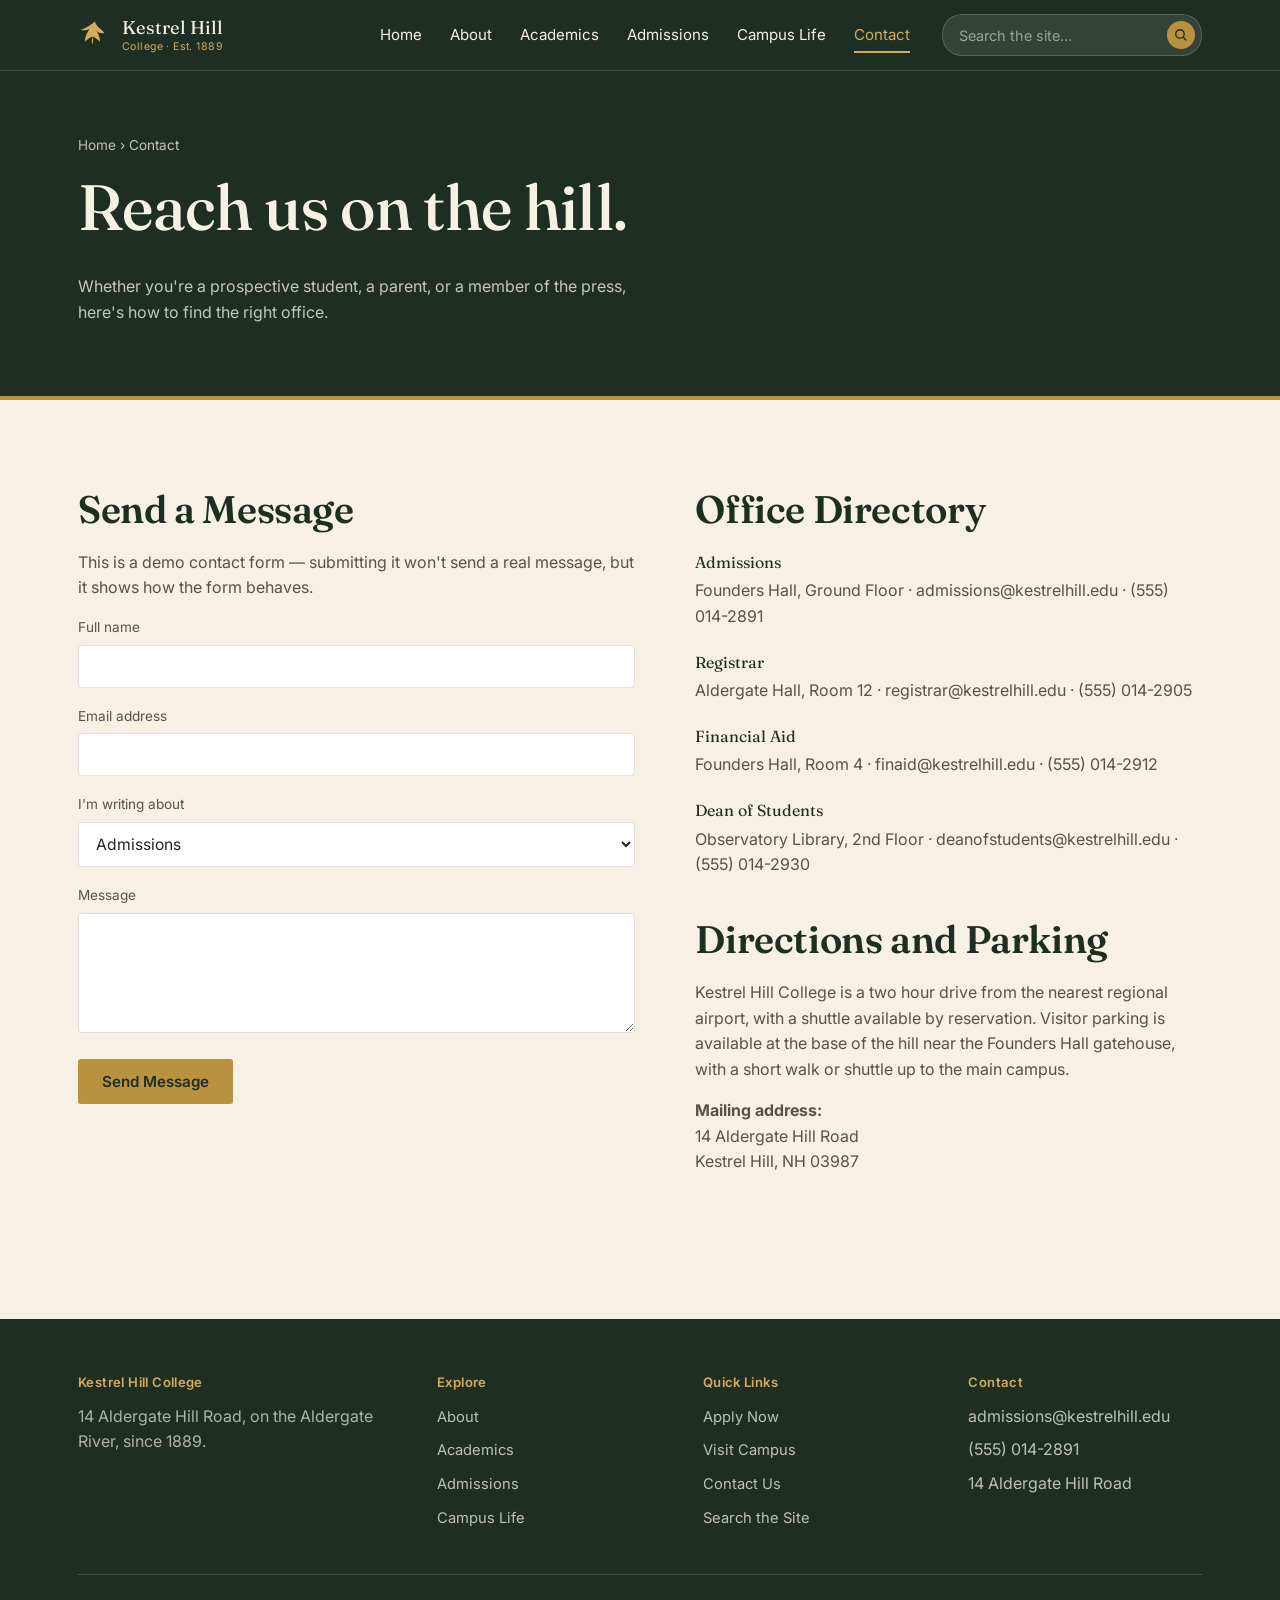
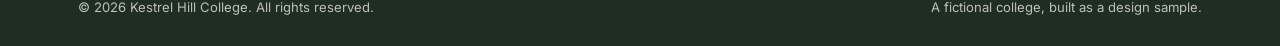
<file: contact.html>
<!DOCTYPE html>
<html lang="en">
<head>
<meta charset="UTF-8">
<meta name="viewport" content="width=device-width, initial-scale=1.0">
<title>Contact &mdash; Kestrel Hill College</title>
<meta name="description" content="Contact information, office directory, and directions for Kestrel Hill College.">
<link rel="preconnect" href="https://fonts.googleapis.com">
<link href="https://fonts.googleapis.com/css2?family=Fraunces:ital,wght@0,400;0,500;0,600;1,500&family=Inter:wght@400;500;600;700&display=swap" rel="stylesheet">
<link rel="stylesheet" href="css/styles.css">
</head>
<body>
<a class="skip-link" href="#main">Skip to content</a>

<header class="site-header">
  <div class="header-row">
    <a class="brand" href="index.html">
      <svg width="34" height="34" viewBox="0 0 40 40" fill="none" xmlns="http://www.w3.org/2000/svg" aria-hidden="true">
        <path d="M20 4C13 10 6 13 3 14c4 1 8 0.5 10.5-1C11 17 8 22 8 28c3-3 6.5-5.5 9-6-1 3-1 6.5 0 9 1-2.5 1-6 0-9 2.5 0.5 6 3 9 6 0-6-3-11-5.5-15C23 18 27 18.5 31 17.5 28 13 21 10 20 4Z" fill="#D3AC5C"/>
      </svg>
      <span class="brand-text">Kestrel Hill<span class="est">College &middot; Est. 1889</span></span>
    </a>
    <button class="nav-toggle" data-nav-toggle aria-expanded="false" aria-controls="main-nav">Menu</button>
    <nav class="main-nav" id="main-nav" data-main-nav aria-label="Primary">
      <a href="index.html">Home</a>
      <a href="about.html">About</a>
      <a href="academics.html">Academics</a>
      <a href="admissions.html">Admissions</a>
      <a href="campus-life.html">Campus Life</a>
      <a href="contact.html" aria-current="page">Contact</a>
    </nav>
    <div class="site-search">
      <form data-search-form role="search" action="search-results.html">
        <label class="visually-hidden" for="hdr-search">Search the site</label>
        <input id="hdr-search" type="search" name="q" placeholder="Search the site&hellip;" autocomplete="off">
        <button type="submit" aria-label="Search">
          <svg width="14" height="14" viewBox="0 0 20 20" fill="none" xmlns="http://www.w3.org/2000/svg"><circle cx="8.5" cy="8.5" r="6" stroke="#1F2E23" stroke-width="2"/><path d="M17 17L13.5 13.5" stroke="#1F2E23" stroke-width="2" stroke-linecap="round"/></svg>
        </button>
      </form>
      <div class="search-results-panel" data-search-panel role="listbox" aria-label="Search suggestions"></div>
    </div>
  </div>
</header>

<main id="main">
  <div class="page-hero">
    <div class="container">
      <p class="breadcrumb"><a href="index.html">Home</a> &rsaquo; Contact</p>
      <h1>Reach us on the hill.</h1>
      <p>Whether you're a prospective student, a parent, or a member of the press, here's how to find the right office.</p>
    </div>
  </div>

  <section class="section">
    <div class="container contact-grid">
      <div>
        <h2>Send a Message</h2>
        <p>This is a demo contact form &mdash; submitting it won't send a real message, but it shows how the form behaves.</p>
        <form class="contact-form" data-contact-form>
          <div>
            <label for="name">Full name</label>
            <input id="name" name="name" type="text" required>
          </div>
          <div>
            <label for="email">Email address</label>
            <input id="email" name="email" type="email" required>
          </div>
          <div>
            <label for="topic">I'm writing about</label>
            <select id="topic" name="topic">
              <option>Admissions</option>
              <option>Financial Aid</option>
              <option>Academics</option>
              <option>Visiting Campus</option>
              <option>Something else</option>
            </select>
          </div>
          <div>
            <label for="message">Message</label>
            <textarea id="message" name="message" required></textarea>
          </div>
          <div>
            <button class="btn btn-gold" type="submit" style="border:none;">Send Message</button>
          </div>
          <p class="contact-note" data-contact-status style="display:none;"></p>
        </form>
      </div>

      <div>
        <h2 id="offices">Office Directory</h2>
        <dl class="office-list">
          <dt>Admissions</dt>
          <dd>Founders Hall, Ground Floor &middot; admissions@kestrelhill.edu &middot; (555) 014-2891</dd>

          <dt>Registrar</dt>
          <dd>Aldergate Hall, Room 12 &middot; registrar@kestrelhill.edu &middot; (555) 014-2905</dd>

          <dt>Financial Aid</dt>
          <dd>Founders Hall, Room 4 &middot; finaid@kestrelhill.edu &middot; (555) 014-2912</dd>

          <dt>Dean of Students</dt>
          <dd>Observatory Library, 2nd Floor &middot; deanofstudents@kestrelhill.edu &middot; (555) 014-2930</dd>
        </dl>

        <h2 id="directions" style="margin-top:40px;">Directions and Parking</h2>
        <p>Kestrel Hill College is a two hour drive from the nearest regional airport, with a shuttle available by reservation. Visitor parking is available at the base of the hill near the Founders Hall gatehouse, with a short walk or shuttle up to the main campus.</p>
        <p><strong>Mailing address:</strong><br>14 Aldergate Hill Road<br>Kestrel Hill, NH 03987</p>
      </div>
    </div>
  </section>
</main>

<footer class="site-footer">
  <div class="container">
    <div class="footer-grid">
      <div class="footer-brand">
        <h4>Kestrel Hill College</h4>
        <p>14 Aldergate Hill Road, on the Aldergate River, since 1889.</p>
      </div>
      <div>
        <h4>Explore</h4>
        <ul>
          <li><a href="about.html">About</a></li>
          <li><a href="academics.html">Academics</a></li>
          <li><a href="admissions.html">Admissions</a></li>
          <li><a href="campus-life.html">Campus Life</a></li>
        </ul>
      </div>
      <div>
        <h4>Quick Links</h4>
        <ul>
          <li><a href="admissions.html#apply">Apply Now</a></li>
          <li><a href="admissions.html#visit">Visit Campus</a></li>
          <li><a href="contact.html">Contact Us</a></li>
          <li><a href="search-results.html">Search the Site</a></li>
        </ul>
      </div>
      <div>
        <h4>Contact</h4>
        <ul>
          <li>admissions@kestrelhill.edu</li>
          <li>(555) 014-2891</li>
          <li>14 Aldergate Hill Road</li>
        </ul>
      </div>
    </div>
    <div class="footer-bottom">
      <span>&copy; <span data-year>2026</span> Kestrel Hill College. All rights reserved.</span>
      <span>A fictional college, built as a design sample.</span>
    </div>
  </div>
</footer>

<script src="js/search-data.js"></script>
<script src="js/search.js"></script>
<script src="js/main.js"></script>
</body>
</html>
</file>
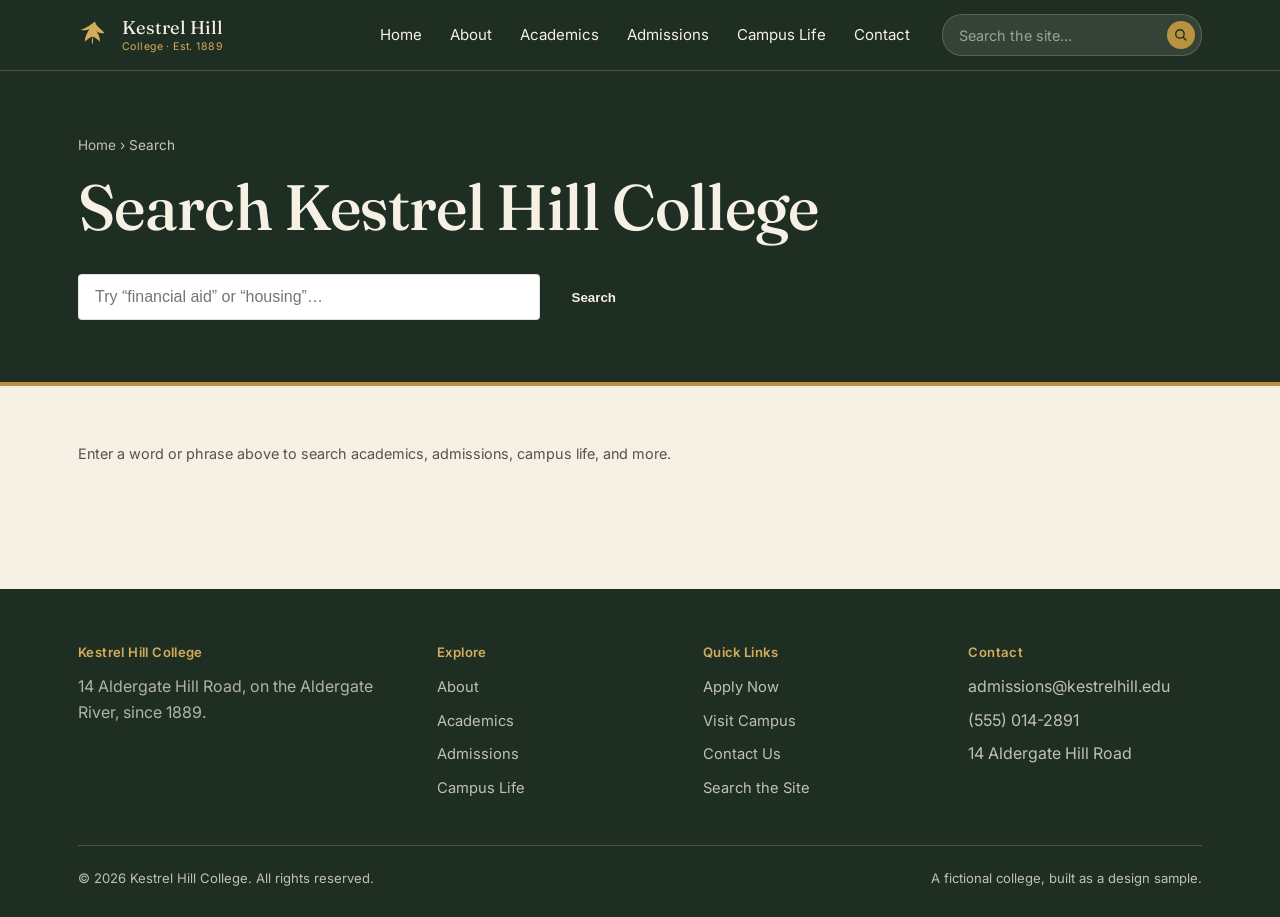
<file: search-results.html>
<!DOCTYPE html>
<html lang="en">
<head>
<meta charset="UTF-8">
<meta name="viewport" content="width=device-width, initial-scale=1.0">
<title>Search &mdash; Kestrel Hill College</title>
<meta name="description" content="Search Kestrel Hill College's website for academics, admissions, campus life, and more.">
<link rel="preconnect" href="https://fonts.googleapis.com">
<link href="https://fonts.googleapis.com/css2?family=Fraunces:ital,wght@0,400;0,500;0,600;1,500&family=Inter:wght@400;500;600;700&display=swap" rel="stylesheet">
<link rel="stylesheet" href="css/styles.css">
</head>
<body>
<a class="skip-link" href="#main">Skip to content</a>

<header class="site-header">
  <div class="header-row">
    <a class="brand" href="index.html">
      <svg width="34" height="34" viewBox="0 0 40 40" fill="none" xmlns="http://www.w3.org/2000/svg" aria-hidden="true">
        <path d="M20 4C13 10 6 13 3 14c4 1 8 0.5 10.5-1C11 17 8 22 8 28c3-3 6.5-5.5 9-6-1 3-1 6.5 0 9 1-2.5 1-6 0-9 2.5 0.5 6 3 9 6 0-6-3-11-5.5-15C23 18 27 18.5 31 17.5 28 13 21 10 20 4Z" fill="#D3AC5C"/>
      </svg>
      <span class="brand-text">Kestrel Hill<span class="est">College &middot; Est. 1889</span></span>
    </a>
    <button class="nav-toggle" data-nav-toggle aria-expanded="false" aria-controls="main-nav">Menu</button>
    <nav class="main-nav" id="main-nav" data-main-nav aria-label="Primary">
      <a href="index.html">Home</a>
      <a href="about.html">About</a>
      <a href="academics.html">Academics</a>
      <a href="admissions.html">Admissions</a>
      <a href="campus-life.html">Campus Life</a>
      <a href="contact.html">Contact</a>
    </nav>
    <div class="site-search">
      <form data-search-form role="search" action="search-results.html">
        <label class="visually-hidden" for="hdr-search">Search the site</label>
        <input id="hdr-search" type="search" name="q" placeholder="Search the site&hellip;" autocomplete="off">
        <button type="submit" aria-label="Search">
          <svg width="14" height="14" viewBox="0 0 20 20" fill="none" xmlns="http://www.w3.org/2000/svg"><circle cx="8.5" cy="8.5" r="6" stroke="#1F2E23" stroke-width="2"/><path d="M17 17L13.5 13.5" stroke="#1F2E23" stroke-width="2" stroke-linecap="round"/></svg>
        </button>
      </form>
      <div class="search-results-panel" data-search-panel role="listbox" aria-label="Search suggestions"></div>
    </div>
  </div>
</header>

<main id="main">
  <div class="page-hero">
    <div class="container">
      <p class="breadcrumb"><a href="index.html">Home</a> &rsaquo; Search</p>
      <h1 data-results-heading>Search Kestrel Hill College</h1>
      <form class="search-page-form" data-results-form role="search">
        <label class="visually-hidden" for="page-search">Search the site</label>
        <input id="page-search" data-results-input type="search" placeholder="Try &ldquo;financial aid&rdquo; or &ldquo;housing&rdquo;&hellip;" autocomplete="off">
        <button type="submit">Search</button>
      </form>
    </div>
  </div>

  <section class="section-tight">
    <div class="container">
      <p class="results-meta" data-results-meta></p>
      <div data-results-mount></div>
    </div>
  </section>
</main>

<footer class="site-footer">
  <div class="container">
    <div class="footer-grid">
      <div class="footer-brand">
        <h4>Kestrel Hill College</h4>
        <p>14 Aldergate Hill Road, on the Aldergate River, since 1889.</p>
      </div>
      <div>
        <h4>Explore</h4>
        <ul>
          <li><a href="about.html">About</a></li>
          <li><a href="academics.html">Academics</a></li>
          <li><a href="admissions.html">Admissions</a></li>
          <li><a href="campus-life.html">Campus Life</a></li>
        </ul>
      </div>
      <div>
        <h4>Quick Links</h4>
        <ul>
          <li><a href="admissions.html#apply">Apply Now</a></li>
          <li><a href="admissions.html#visit">Visit Campus</a></li>
          <li><a href="contact.html">Contact Us</a></li>
          <li><a href="search-results.html">Search the Site</a></li>
        </ul>
      </div>
      <div>
        <h4>Contact</h4>
        <ul>
          <li>admissions@kestrelhill.edu</li>
          <li>(555) 014-2891</li>
          <li>14 Aldergate Hill Road</li>
        </ul>
      </div>
    </div>
    <div class="footer-bottom">
      <span>&copy; <span data-year>2026</span> Kestrel Hill College. All rights reserved.</span>
      <span>A fictional college, built as a design sample.</span>
    </div>
  </div>
</footer>

<script src="js/search-data.js"></script>
<script src="js/search.js"></script>
<script src="js/main.js"></script>
</body>
</html>
</file>
<file: css/styles.css>
/* ============================================================
   Kestrel Hill College — shared styles
   Palette: deep forest, parchment, weathered gold, rust accent
   Type: Fraunces (display) + Inter (body/UI)
   ============================================================ */

:root {
  --forest-deep: #1f2e23;
  --forest-mid: #3a4a3d;
  --forest-line: #2c3b30;
  --parchment: #f6f1e4;
  --parchment-dark: #ece3cc;
  --gold: #b8923f;
  --gold-bright: #d3ac5c;
  --rust: #8c4a2f;
  --ink: #24231f;
  --ink-soft: #55534a;
  --line: rgba(36, 35, 31, 0.14);
  --line-on-dark: rgba(246, 241, 228, 0.18);

  --serif: "Fraunces", "Iowan Old Style", "Palatino Linotype", serif;
  --sans: "Inter", "Segoe UI", system-ui, sans-serif;

  --max: 1180px;
}

* { box-sizing: border-box; }

html {
  scroll-behavior: smooth;
}

@media (prefers-reduced-motion: reduce) {
  html { scroll-behavior: auto; }
  * { animation-duration: 0.01ms !important; transition-duration: 0.01ms !important; }
}

body {
  margin: 0;
  background: var(--parchment);
  color: var(--ink);
  font-family: var(--sans);
  font-size: 16px;
  line-height: 1.6;
  -webkit-font-smoothing: antialiased;
}

h1, h2, h3, h4 {
  font-family: var(--serif);
  color: var(--forest-deep);
  line-height: 1.12;
  margin: 0 0 0.5em;
  font-weight: 600;
  letter-spacing: -0.01em;
}

h1 { font-size: clamp(2.4rem, 5vw, 4rem); font-weight: 500; }
h2 { font-size: clamp(1.7rem, 3vw, 2.4rem); }
h3 { font-size: 1.3rem; }

p { margin: 0 0 1em; max-width: 66ch; color: var(--ink-soft); }

a { color: var(--rust); }
a:focus-visible, button:focus-visible, input:focus-visible {
  outline: 2px solid var(--gold);
  outline-offset: 2px;
}

img { max-width: 100%; display: block; }

.container {
  max-width: var(--max);
  margin: 0 auto;
  padding: 0 28px;
}

/* ---------- Skip link ---------- */
.skip-link {
  position: absolute;
  left: -999px;
  top: 0;
  background: var(--forest-deep);
  color: var(--parchment);
  padding: 10px 16px;
  z-index: 200;
  border-radius: 0 0 4px 0;
}
.skip-link:focus { left: 0; }

.visually-hidden {
  position: absolute;
  width: 1px;
  height: 1px;
  overflow: hidden;
  clip: rect(0 0 0 0);
  white-space: nowrap;
}

/* ---------- Site header ---------- */
.site-header {
  background: var(--forest-deep);
  color: var(--parchment);
  position: sticky;
  top: 0;
  z-index: 100;
  border-bottom: 1px solid var(--line-on-dark);
}

.header-row {
  display: flex;
  flex-wrap: wrap;
  align-items: center;
  gap: 12px 20px;
  padding: 14px clamp(16px, 4vw, 28px);
  max-width: var(--max);
  margin: 0 auto;
}

.brand {
  display: flex;
  align-items: center;
  gap: 10px;
  text-decoration: none;
  color: var(--parchment);
  margin-right: auto;
  min-width: 0;
}

.brand svg { flex: none; }

.brand-text {
  font-family: var(--serif);
  font-size: 1.15rem;
  line-height: 1.15;
}

.brand-text .est {
  display: block;
  font-family: var(--sans);
  font-size: 0.66rem;
  color: var(--gold-bright);
  letter-spacing: 0.04em;
  margin-top: 2px;
}

.main-nav {
  display: flex;
  gap: 4px;
}

.main-nav a {
  color: var(--parchment);
  text-decoration: none;
  font-size: 0.94rem;
  padding: 8px 12px;
  border-radius: 3px;
  position: relative;
}

.main-nav a:hover { color: var(--gold-bright); }

.main-nav a[aria-current="page"] {
  color: var(--gold-bright);
}
.main-nav a[aria-current="page"]::after {
  content: "";
  position: absolute;
  left: 12px;
  right: 12px;
  bottom: 2px;
  height: 2px;
  background: var(--gold-bright);
}

.nav-toggle {
  display: none;
  background: none;
  border: 1px solid var(--line-on-dark);
  color: var(--parchment);
  border-radius: 4px;
  padding: 8px 10px;
  font-size: 1rem;
}

/* ---------- Search widget (in header) ---------- */
.site-search {
  position: relative;
  flex: 1 1 180px;
  min-width: 0;
  max-width: 260px;
}

.site-search form {
  display: flex;
  align-items: center;
  width: 100%;
  min-width: 0;
  background: rgba(246, 241, 228, 0.1);
  border: 1px solid var(--line-on-dark);
  border-radius: 20px;
  padding: 6px 6px 6px 14px;
  box-sizing: border-box;
}

.site-search input[type="search"] {
  background: none;
  border: none;
  color: var(--parchment);
  font-family: var(--sans);
  font-size: 0.9rem;
  flex: 1 1 auto;
  min-width: 0;
  width: 100%;
  outline: none;
  -webkit-appearance: none;
  appearance: none;
}
.site-search input[type="search"]::placeholder { color: rgba(246,241,228,0.55); }
.site-search input[type="search"]::-webkit-search-cancel-button { display: none; }

.site-search button {
  background: var(--gold);
  border: none;
  color: var(--forest-deep);
  width: 28px;
  height: 28px;
  border-radius: 50%;
  cursor: pointer;
  display: grid;
  place-items: center;
  flex: none;
  margin-left: 6px;
}
.site-search button:hover { background: var(--gold-bright); }

.search-results-panel {
  position: absolute;
  top: calc(100% + 10px);
  right: 0;
  width: 360px;
  max-width: 86vw;
  background: var(--parchment);
  color: var(--ink);
  border-radius: 8px;
  box-shadow: 0 18px 40px rgba(15, 20, 15, 0.35);
  border: 1px solid var(--line);
  max-height: 60vh;
  overflow-y: auto;
  display: none;
}
.search-results-panel.open { display: block; }

.search-results-panel .panel-hint {
  padding: 14px 16px;
  font-size: 0.85rem;
  color: var(--ink-soft);
  border-bottom: 1px solid var(--line);
}

.search-results-panel ul { list-style: none; margin: 0; padding: 6px; }

.search-results-panel li a {
  display: block;
  text-decoration: none;
  padding: 10px 10px;
  border-radius: 6px;
  color: var(--ink);
}
.search-results-panel li a:hover,
.search-results-panel li a.active-result {
  background: var(--parchment-dark);
}

.search-results-panel .result-kicker {
  font-size: 0.72rem;
  color: var(--rust);
  font-weight: 600;
}
.search-results-panel .result-title {
  font-family: var(--serif);
  font-size: 1.02rem;
  color: var(--forest-deep);
  margin: 2px 0 3px;
}
.search-results-panel .result-snippet {
  font-size: 0.85rem;
  color: var(--ink-soft);
  margin: 0;
}
.search-results-panel mark {
  background: rgba(184, 146, 63, 0.35);
  color: inherit;
  border-radius: 2px;
}

/* ---------- Hero (home) ---------- */
.hero {
  position: relative;
  background: var(--forest-deep);
  color: var(--parchment);
  overflow: hidden;
  padding: 96px 0 120px;
}

.hero .contour-art {
  position: absolute;
  inset: 0;
  width: 100%;
  height: 100%;
  opacity: 0.55;
}

.hero-inner {
  position: relative;
  max-width: var(--max);
  margin: 0 auto;
  padding: 0 28px;
}

.hero-eyebrow {
  font-family: var(--serif);
  font-style: italic;
  color: var(--gold-bright);
  font-size: 1.1rem;
  margin-bottom: 18px;
}

.hero h1 { color: var(--parchment); max-width: 14ch; }

.hero-lede {
  color: rgba(246, 241, 228, 0.82);
  font-size: 1.15rem;
  max-width: 46ch;
  margin-top: 18px;
}

.hero-actions {
  display: flex;
  gap: 14px;
  margin-top: 34px;
  flex-wrap: wrap;
}

/* ---------- Buttons ---------- */
.btn {
  display: inline-block;
  text-decoration: none;
  font-family: var(--sans);
  font-weight: 600;
  font-size: 0.95rem;
  padding: 13px 24px;
  border-radius: 3px;
  border: 1px solid transparent;
  cursor: pointer;
}

.btn-gold {
  background: var(--gold);
  color: var(--forest-deep);
}
.btn-gold:hover { background: var(--gold-bright); }

.btn-outline {
  border-color: var(--line-on-dark);
  color: var(--parchment);
}
.btn-outline:hover { border-color: var(--gold-bright); color: var(--gold-bright); }

.btn-dark-outline {
  border-color: var(--forest-deep);
  color: var(--forest-deep);
}
.btn-dark-outline:hover { background: var(--forest-deep); color: var(--parchment); }

/* ---------- Stat strip ---------- */
.stat-strip {
  background: var(--parchment-dark);
  border-bottom: 1px solid var(--line);
}
.stat-grid {
  display: grid;
  grid-template-columns: repeat(4, 1fr);
  padding: 34px 0;
}
.stat-grid div {
  padding: 0 20px;
  border-left: 1px solid var(--line);
}
.stat-grid div:first-child { border-left: none; }
.stat-num {
  display: block;
  font-family: var(--serif);
  font-size: 2.1rem;
  color: var(--forest-deep);
}
.stat-label {
  font-size: 0.85rem;
  color: var(--ink-soft);
}

/* ---------- Generic sections ---------- */
.section { padding: 88px 0; }
.section-tight { padding: 56px 0; }
.section-alt { background: var(--parchment-dark); }
.section-dark {
  background: var(--forest-deep);
  color: var(--parchment);
}
.section-dark h2, .section-dark h3 { color: var(--parchment); }
.section-dark p { color: rgba(246, 241, 228, 0.78); }

.section-head {
  display: flex;
  justify-content: space-between;
  align-items: flex-end;
  gap: 24px;
  margin-bottom: 44px;
  flex-wrap: wrap;
}

.section-head p { margin: 0; }

/* ---------- Page hero (interior pages) ---------- */
.page-hero {
  background: var(--forest-deep);
  color: var(--parchment);
  padding: 64px 0 54px;
  border-bottom: 4px solid var(--gold);
}
.page-hero h1 { color: var(--parchment); max-width: 20ch; }
.page-hero p { color: rgba(246, 241, 228, 0.78); max-width: 58ch; }
.breadcrumb {
  font-size: 0.85rem;
  color: var(--gold-bright);
  margin-bottom: 14px;
}
.breadcrumb a { color: rgba(246, 241, 228, 0.75); text-decoration: none; }
.breadcrumb a:hover { color: var(--gold-bright); }

/* ---------- Layout: rail + content ---------- */
.layout-rail {
  display: grid;
  grid-template-columns: 240px 1fr;
  gap: 56px;
  align-items: start;
}

.rail {
  position: sticky;
  top: 90px;
  border-left: 3px solid var(--line);
  padding-left: 18px;
}
.rail h4 {
  font-family: var(--sans);
  font-size: 0.78rem;
  letter-spacing: 0.03em;
  color: var(--ink-soft);
  margin-bottom: 12px;
}
.rail ul { list-style: none; margin: 0 0 26px; padding: 0; }
.rail li { margin-bottom: 6px; }
.rail a {
  text-decoration: none;
  color: var(--ink);
  font-size: 0.92rem;
}
.rail a:hover { color: var(--rust); }

.fact-box {
  background: var(--parchment-dark);
  border-radius: 6px;
  padding: 16px 18px;
  margin-top: 8px;
}
.fact-box dt {
  font-size: 0.76rem;
  color: var(--ink-soft);
  margin-top: 10px;
}
.fact-box dt:first-child { margin-top: 0; }
.fact-box dd {
  margin: 2px 0 0;
  font-family: var(--serif);
  color: var(--forest-deep);
  font-size: 1.05rem;
}

/* ---------- Cards ---------- */
.card-grid {
  display: grid;
  grid-template-columns: repeat(3, 1fr);
  gap: 0;
  border-top: 1px solid var(--line);
  border-left: 1px solid var(--line);
}
.card {
  padding: 30px 28px;
  border-right: 1px solid var(--line);
  border-bottom: 1px solid var(--line);
}
.card .card-icon { margin-bottom: 16px; }
.card h3 { margin-bottom: 8px; }
.card p { margin-bottom: 0; }

/* ---------- Program / course listing ---------- */
.program-list {
  border-top: 1px solid var(--line);
}
.program {
  display: grid;
  grid-template-columns: 90px 1fr 160px;
  gap: 20px;
  padding: 26px 0;
  border-bottom: 1px solid var(--line);
  align-items: baseline;
}
.program-code {
  font-family: var(--serif);
  font-style: italic;
  color: var(--gold);
  font-size: 1.1rem;
}
.program h3 { margin-bottom: 6px; }
.program p { margin-bottom: 0; }
.program-degree {
  font-size: 0.85rem;
  color: var(--ink-soft);
  text-align: right;
}

/* ---------- Timeline (admissions steps) ---------- */
.timeline {
  border-left: 2px solid var(--gold);
  padding-left: 28px;
  margin-left: 6px;
}
.timeline-step {
  position: relative;
  padding-bottom: 42px;
}
.timeline-step:last-child { padding-bottom: 0; }
.timeline-step::before {
  content: "";
  position: absolute;
  left: -34px;
  top: 4px;
  width: 12px;
  height: 12px;
  border-radius: 50%;
  background: var(--gold);
  border: 3px solid var(--parchment);
  box-shadow: 0 0 0 2px var(--gold);
}
.timeline-date {
  font-size: 0.82rem;
  color: var(--rust);
  font-weight: 600;
}

/* ---------- Quote ---------- */
.quote-block {
  border-left: 3px solid var(--gold);
  padding-left: 26px;
  margin: 36px 0;
}
.quote-block p {
  font-family: var(--serif);
  font-size: 1.4rem;
  color: var(--forest-deep);
  font-style: italic;
}
.quote-block cite {
  display: block;
  font-style: normal;
  font-size: 0.88rem;
  color: var(--ink-soft);
  margin-top: 10px;
}

/* ---------- Contact ---------- */
.contact-grid {
  display: grid;
  grid-template-columns: 1.1fr 1fr;
  gap: 60px;
  align-items: start;
}
.contact-form {
  display: grid;
  gap: 18px;
}
.contact-form label {
  display: block;
  font-size: 0.85rem;
  color: var(--ink-soft);
  margin-bottom: 6px;
}
.contact-form input,
.contact-form select,
.contact-form textarea {
  width: 100%;
  font-family: var(--sans);
  font-size: 0.98rem;
  padding: 11px 13px;
  border: 1px solid var(--line);
  border-radius: 4px;
  background: #fff;
  color: var(--ink);
}
.contact-form textarea { resize: vertical; min-height: 120px; }

.contact-note {
  font-size: 0.82rem;
  color: var(--ink-soft);
  margin-top: -4px;
}

.office-list dt {
  font-family: var(--serif);
  color: var(--forest-deep);
  margin-top: 20px;
}
.office-list dt:first-child { margin-top: 0; }
.office-list dd { margin: 3px 0 0; color: var(--ink-soft); }

/* ---------- Search results page ---------- */
.search-page-form {
  display: flex;
  gap: 10px;
  max-width: 560px;
  margin: 28px 0 8px;
}
.search-page-form input {
  flex: 1;
  font-size: 1rem;
  padding: 13px 16px;
  border: 1px solid var(--line);
  border-radius: 4px;
}
.search-page-form button {
  background: var(--forest-deep);
  color: var(--parchment);
  border: none;
  padding: 0 22px;
  border-radius: 4px;
  cursor: pointer;
  font-weight: 600;
}
.search-page-form button:hover { background: var(--forest-mid); }

.results-meta {
  color: var(--ink-soft);
  font-size: 0.9rem;
  margin-bottom: 28px;
}

.result-item {
  padding: 24px 0;
  border-bottom: 1px solid var(--line);
}
.result-item .result-kicker {
  font-size: 0.76rem;
  color: var(--rust);
  font-weight: 600;
  letter-spacing: 0.02em;
}
.result-item h3 { margin: 6px 0 6px; }
.result-item h3 a { text-decoration: none; color: var(--forest-deep); }
.result-item h3 a:hover { color: var(--rust); }
.result-item .result-url {
  font-size: 0.8rem;
  color: var(--ink-soft);
  margin-bottom: 6px;
}
.result-item mark {
  background: rgba(184, 146, 63, 0.35);
  border-radius: 2px;
}

.no-results {
  padding: 40px 0;
  text-align: left;
}
.no-results ul { color: var(--ink-soft); }

/* ---------- Footer ---------- */
.site-footer {
  background: var(--forest-deep);
  color: rgba(246, 241, 228, 0.75);
  padding: 56px 0 28px;
  margin-top: 40px;
}
.footer-grid {
  display: grid;
  grid-template-columns: 1.4fr 1fr 1fr 1fr;
  gap: 32px;
  padding-bottom: 36px;
  border-bottom: 1px solid var(--line-on-dark);
}
.footer-grid h4 {
  color: var(--gold-bright);
  font-family: var(--sans);
  font-size: 0.82rem;
  letter-spacing: 0.03em;
  margin-bottom: 14px;
}
.footer-grid ul { list-style: none; margin: 0; padding: 0; }
.footer-grid li { margin-bottom: 8px; }
.footer-grid a { color: rgba(246, 241, 228, 0.75); text-decoration: none; font-size: 0.92rem; }
.footer-grid a:hover { color: var(--gold-bright); }
.footer-brand p { color: rgba(246, 241, 228, 0.68); max-width: 32ch; }
.footer-bottom {
  display: flex;
  justify-content: space-between;
  padding-top: 22px;
  font-size: 0.82rem;
  flex-wrap: wrap;
  gap: 10px;
}

/* ---------- Responsive ---------- */

/* Global safety net: nothing should ever force horizontal scroll */
html, body { overflow-x: hidden; }
img, svg { max-width: 100%; height: auto; }

@media (max-width: 1024px) {
  .container { padding: 0 22px; }
  .section { padding: 68px 0; }
  .main-nav { gap: 0; }
  .main-nav a { padding: 8px 9px; font-size: 0.88rem; }
  .site-search { flex: 1 1 140px; max-width: 200px; }
}

@media (max-width: 900px) {
  .layout-rail { grid-template-columns: 1fr; gap: 34px; }
  .rail { position: static; border-left: none; padding-left: 0; border-top: 1px solid var(--line); padding-top: 18px; }
  .card-grid { grid-template-columns: 1fr 1fr; }
  .contact-grid { grid-template-columns: 1fr; gap: 40px; }
  .footer-grid { grid-template-columns: 1fr 1fr; }
  .stat-grid { grid-template-columns: 1fr 1fr; }
  .stat-grid div:nth-child(3) { border-left: none; }
  .hero { padding: 76px 0 90px; }
  .section-head { gap: 16px; }
}

@media (max-width: 720px) {
  .header-row { row-gap: 10px; }
  .main-nav { display: none; width: 100%; order: 4; }
  .main-nav.open {
    display: flex;
    flex-direction: column;
    position: absolute;
    top: 100%;
    left: 0;
    right: 0;
    background: var(--forest-deep);
    padding: 10px 20px 20px;
    border-bottom: 1px solid var(--line-on-dark);
  }
  .main-nav a { padding: 12px 8px; font-size: 1rem; }
  .nav-toggle { display: inline-flex; align-items: center; gap: 6px; order: 2; }
  .site-search { order: 3; flex: 1 1 160px; max-width: none; }
  .brand { order: 1; }

  .section { padding: 52px 0; }
  .section-tight { padding: 40px 0; }
  .hero { padding: 60px 0 70px; }
  .hero-actions { flex-direction: column; align-items: stretch; }
  .hero-actions .btn { text-align: center; }

  .card-grid { grid-template-columns: 1fr; }
  .program { grid-template-columns: 48px 1fr; gap: 12px; }
  .program-degree { grid-column: 2; text-align: left; margin-top: 4px; }
  .footer-grid { grid-template-columns: 1fr; gap: 28px; }
  .footer-bottom { flex-direction: column; }
  .search-results-panel { width: calc(100vw - 32px); right: -12px; }
  .timeline { padding-left: 22px; margin-left: 2px; }
  .timeline-step::before { left: -28px; }
  .quote-block { padding-left: 18px; }
  .quote-block p { font-size: 1.2rem; }
}

@media (max-width: 480px) {
  .container { padding: 0 18px; }
  .header-row { padding: 12px 16px; gap: 10px 14px; }
  .brand { gap: 8px; }
  .brand svg { width: 28px; height: 28px; }
  .brand-text { font-size: 1rem; }
  .brand-text .est { display: none; }
  .site-search { flex-basis: 100%; max-width: none; order: 4; }
  .search-results-panel { left: -16px; right: -16px; width: auto; }

  h1 { font-size: clamp(2rem, 9vw, 2.6rem); }
  h2 { font-size: clamp(1.4rem, 7vw, 1.8rem); }
  .hero-lede { font-size: 1.02rem; }
  .page-hero { padding: 46px 0 40px; }

  .stat-grid { grid-template-columns: 1fr 1fr; padding: 24px 0; gap: 18px 0; }
  .stat-grid div { border-left: none !important; padding: 0 10px; }
  .stat-num { font-size: 1.7rem; }

  .card { padding: 22px 20px; }
  .program { grid-template-columns: 1fr; }
  .program-code { order: -1; }
  .program-degree { grid-column: 1; }

  .contact-form input,
  .contact-form select,
  .contact-form textarea { font-size: 16px; } /* avoids iOS zoom-on-focus */

  .search-page-form { flex-direction: column; }
  .search-page-form button { padding: 13px 22px; }
}
</file>
